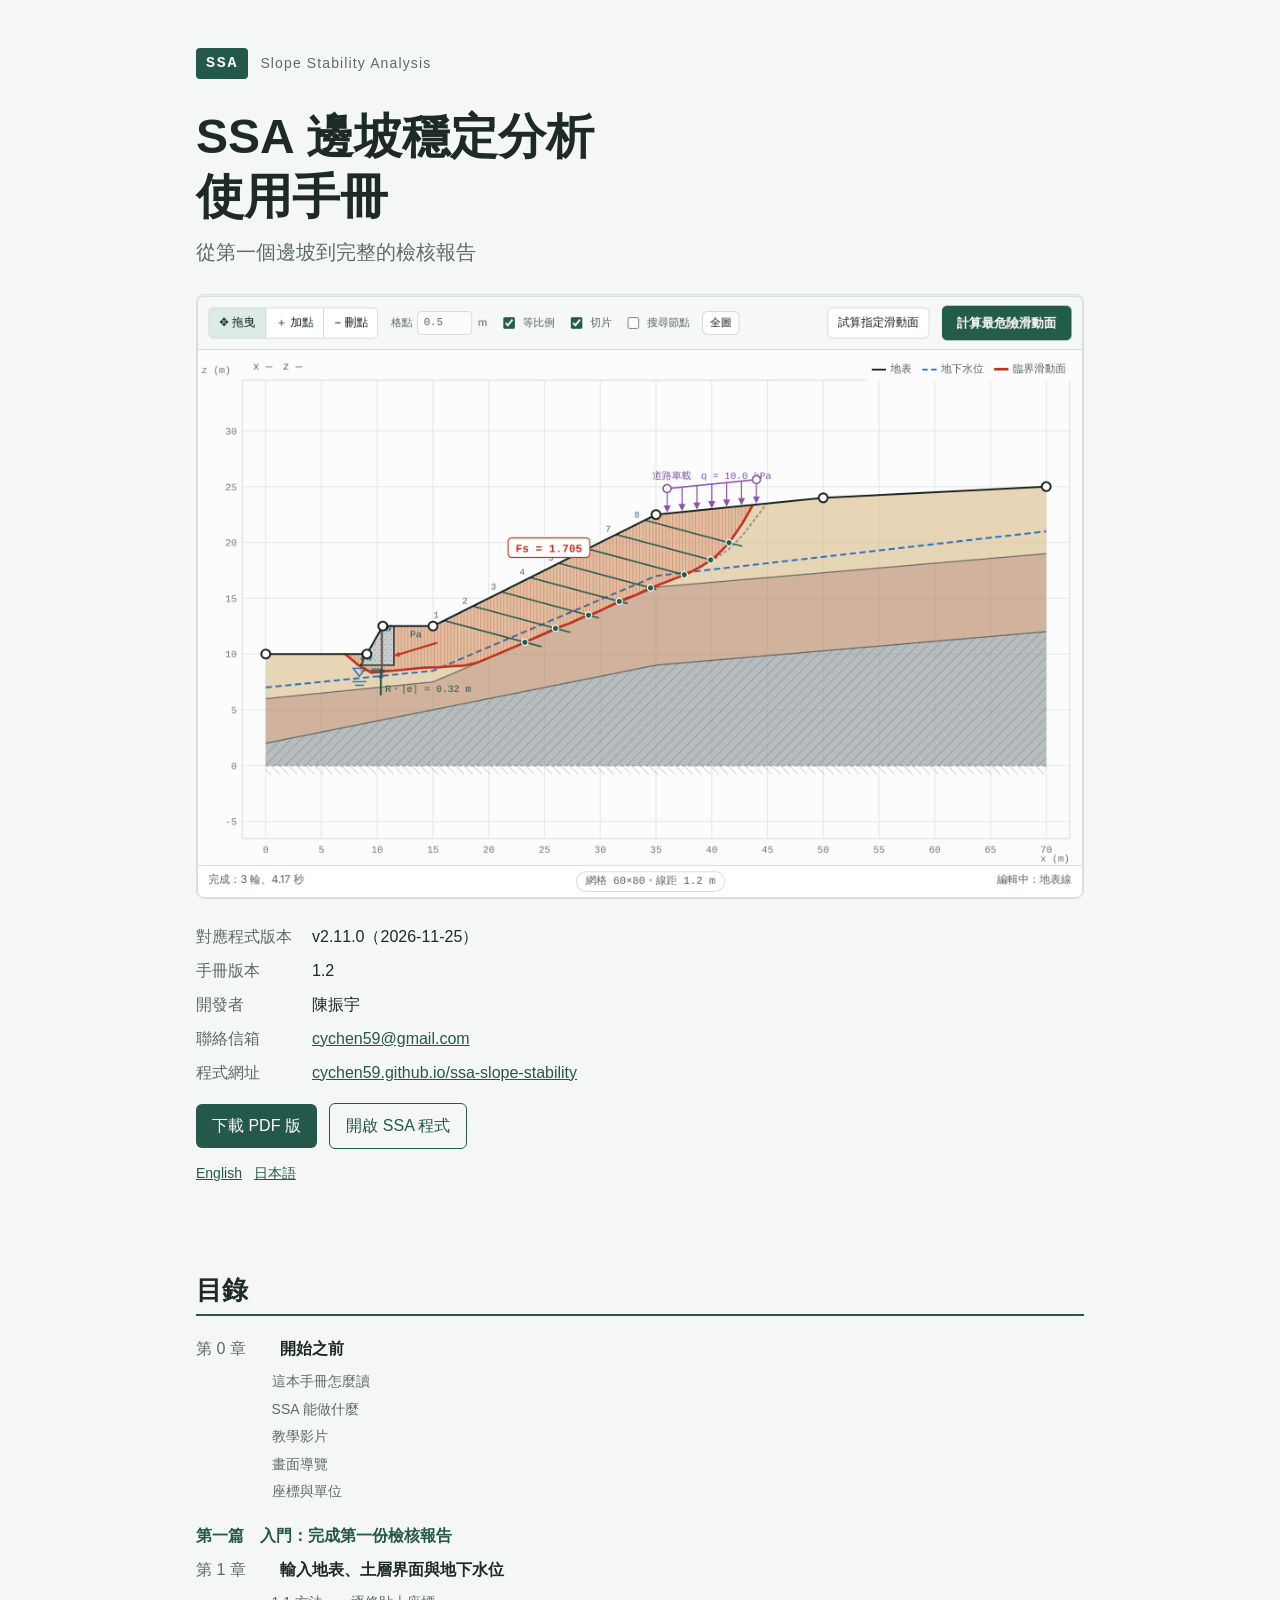
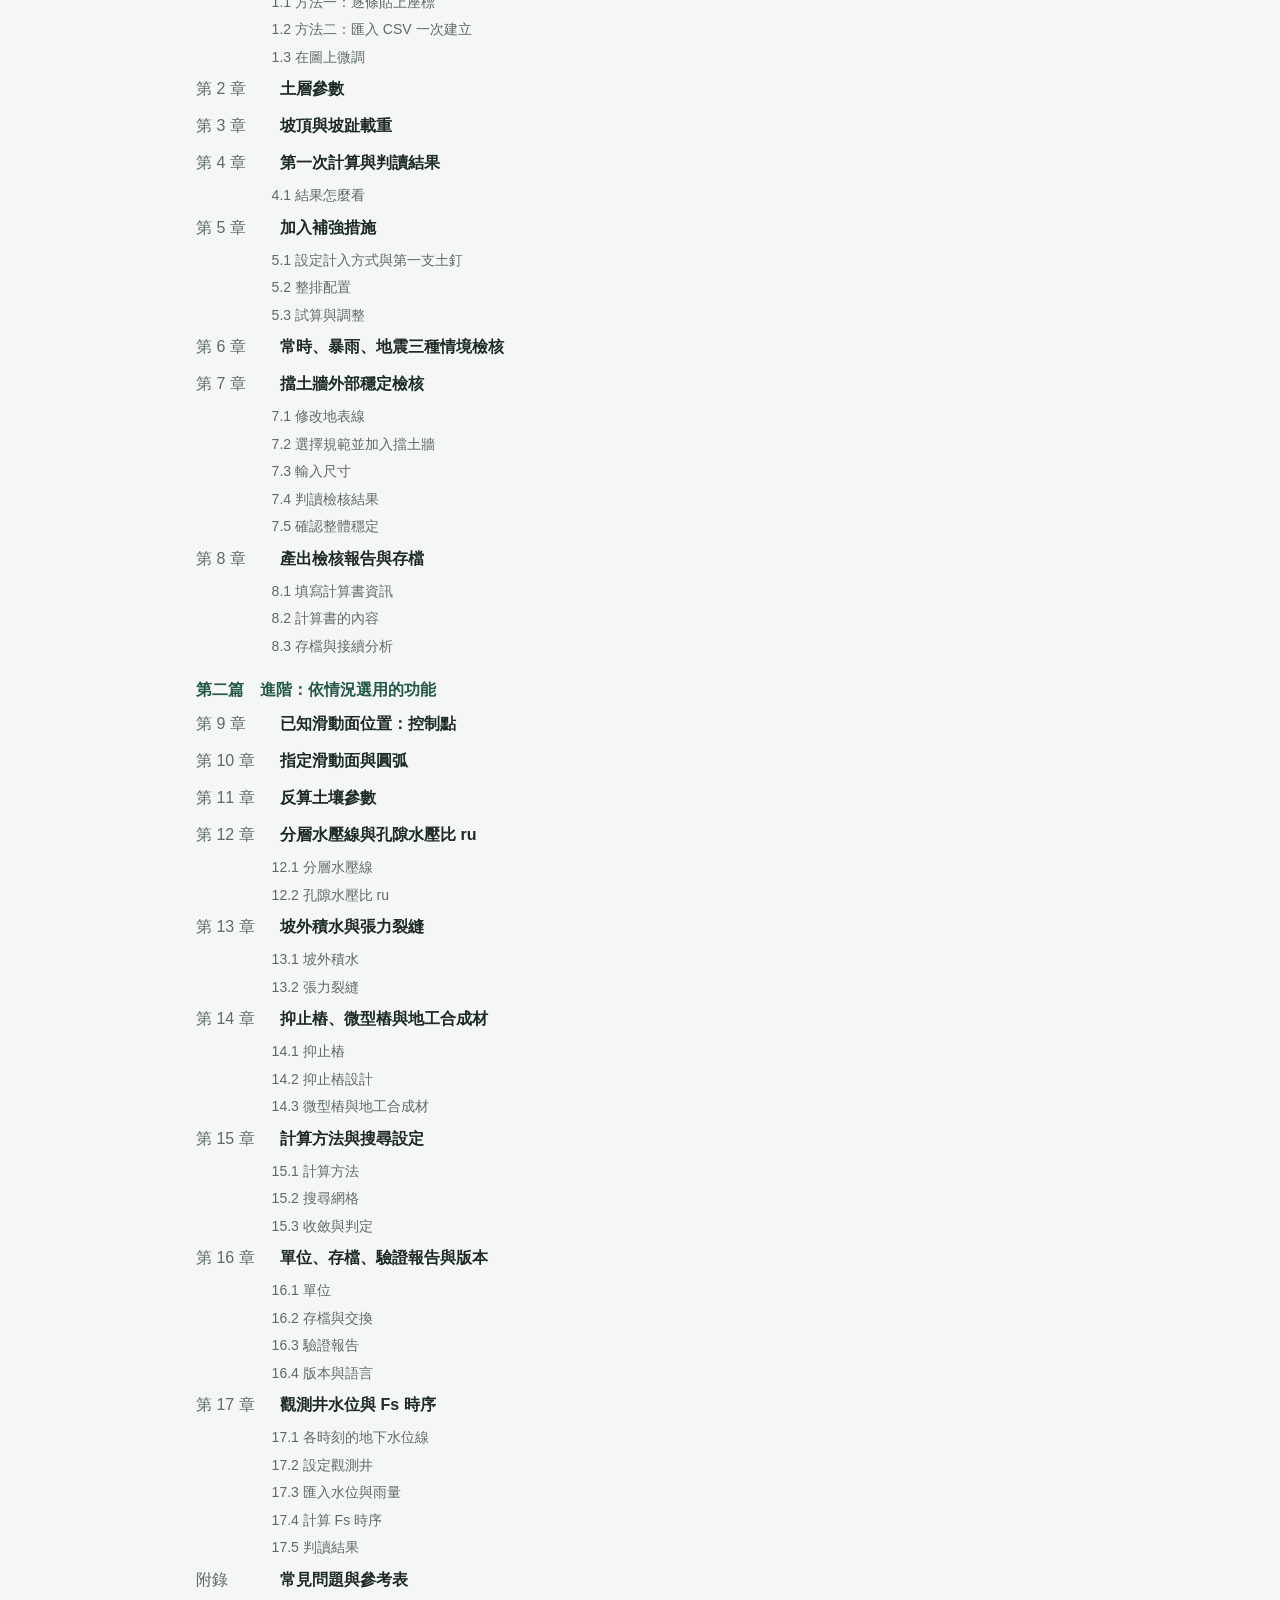
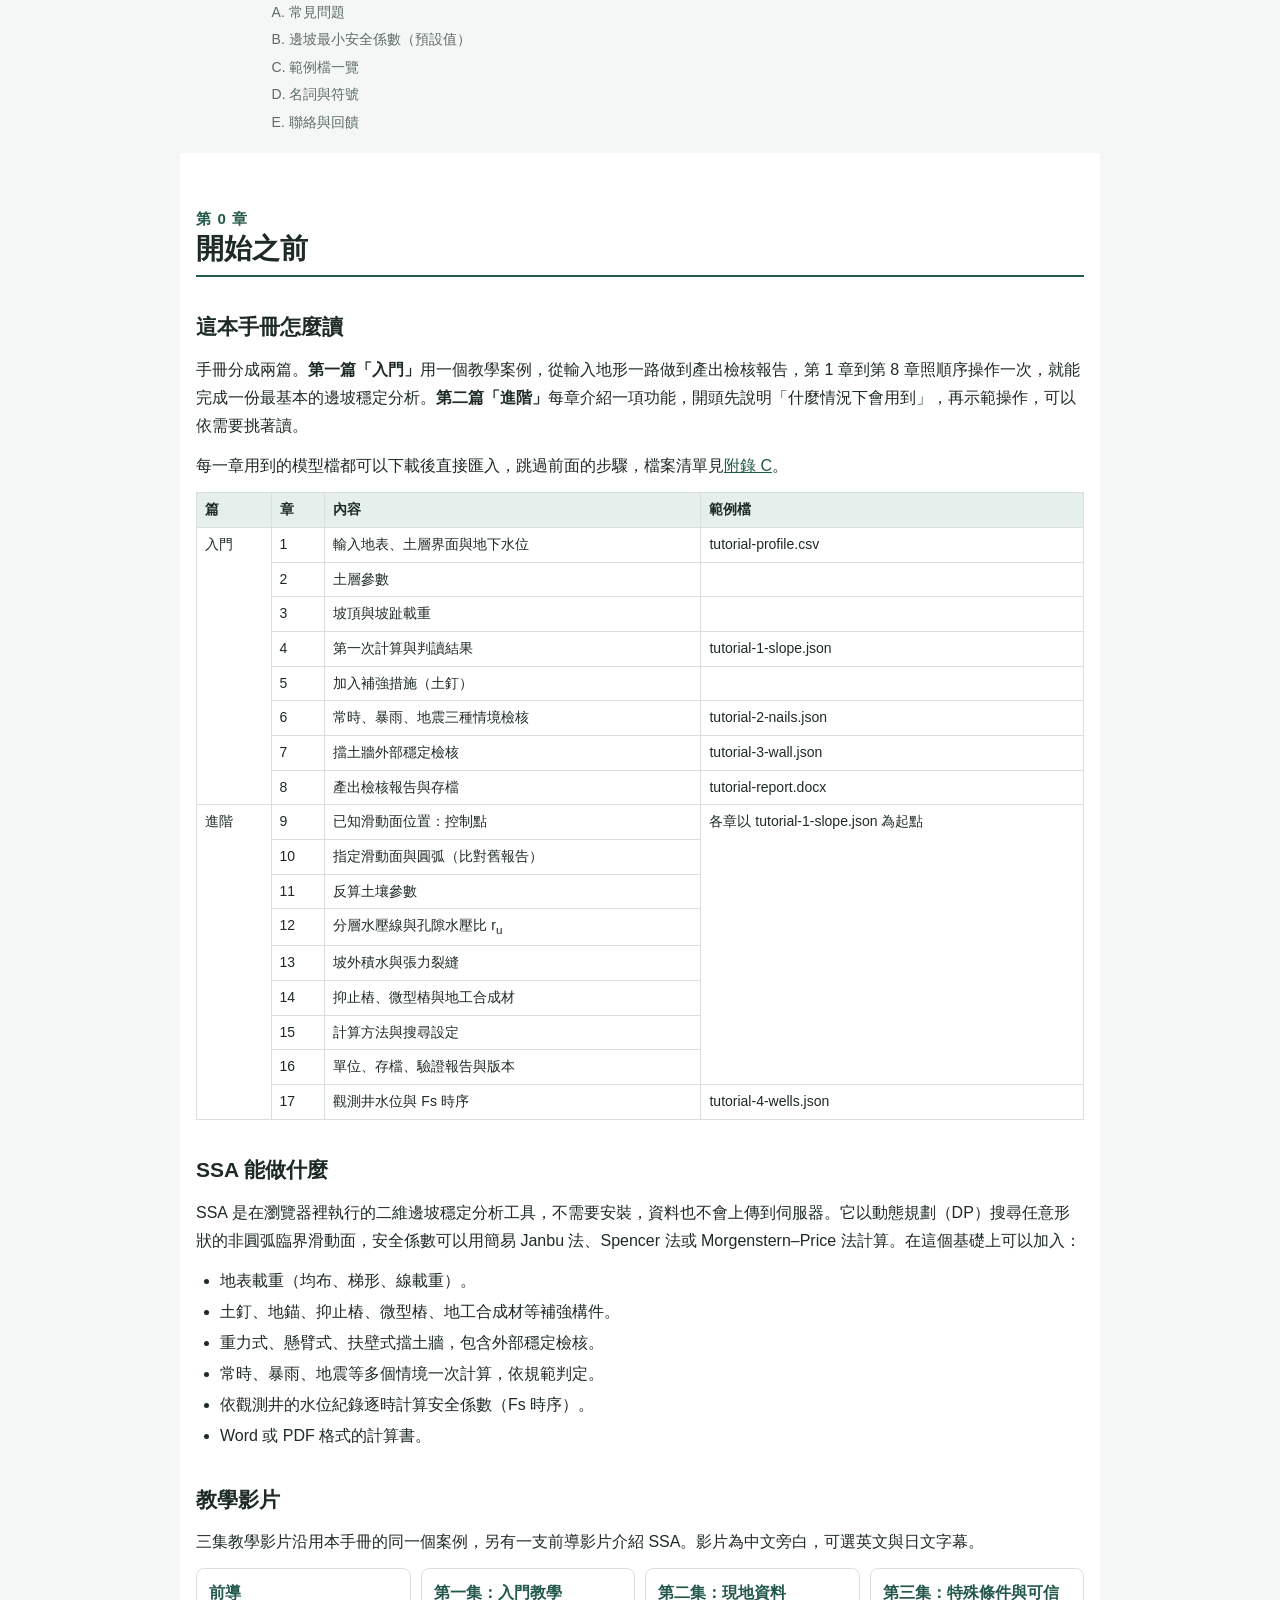
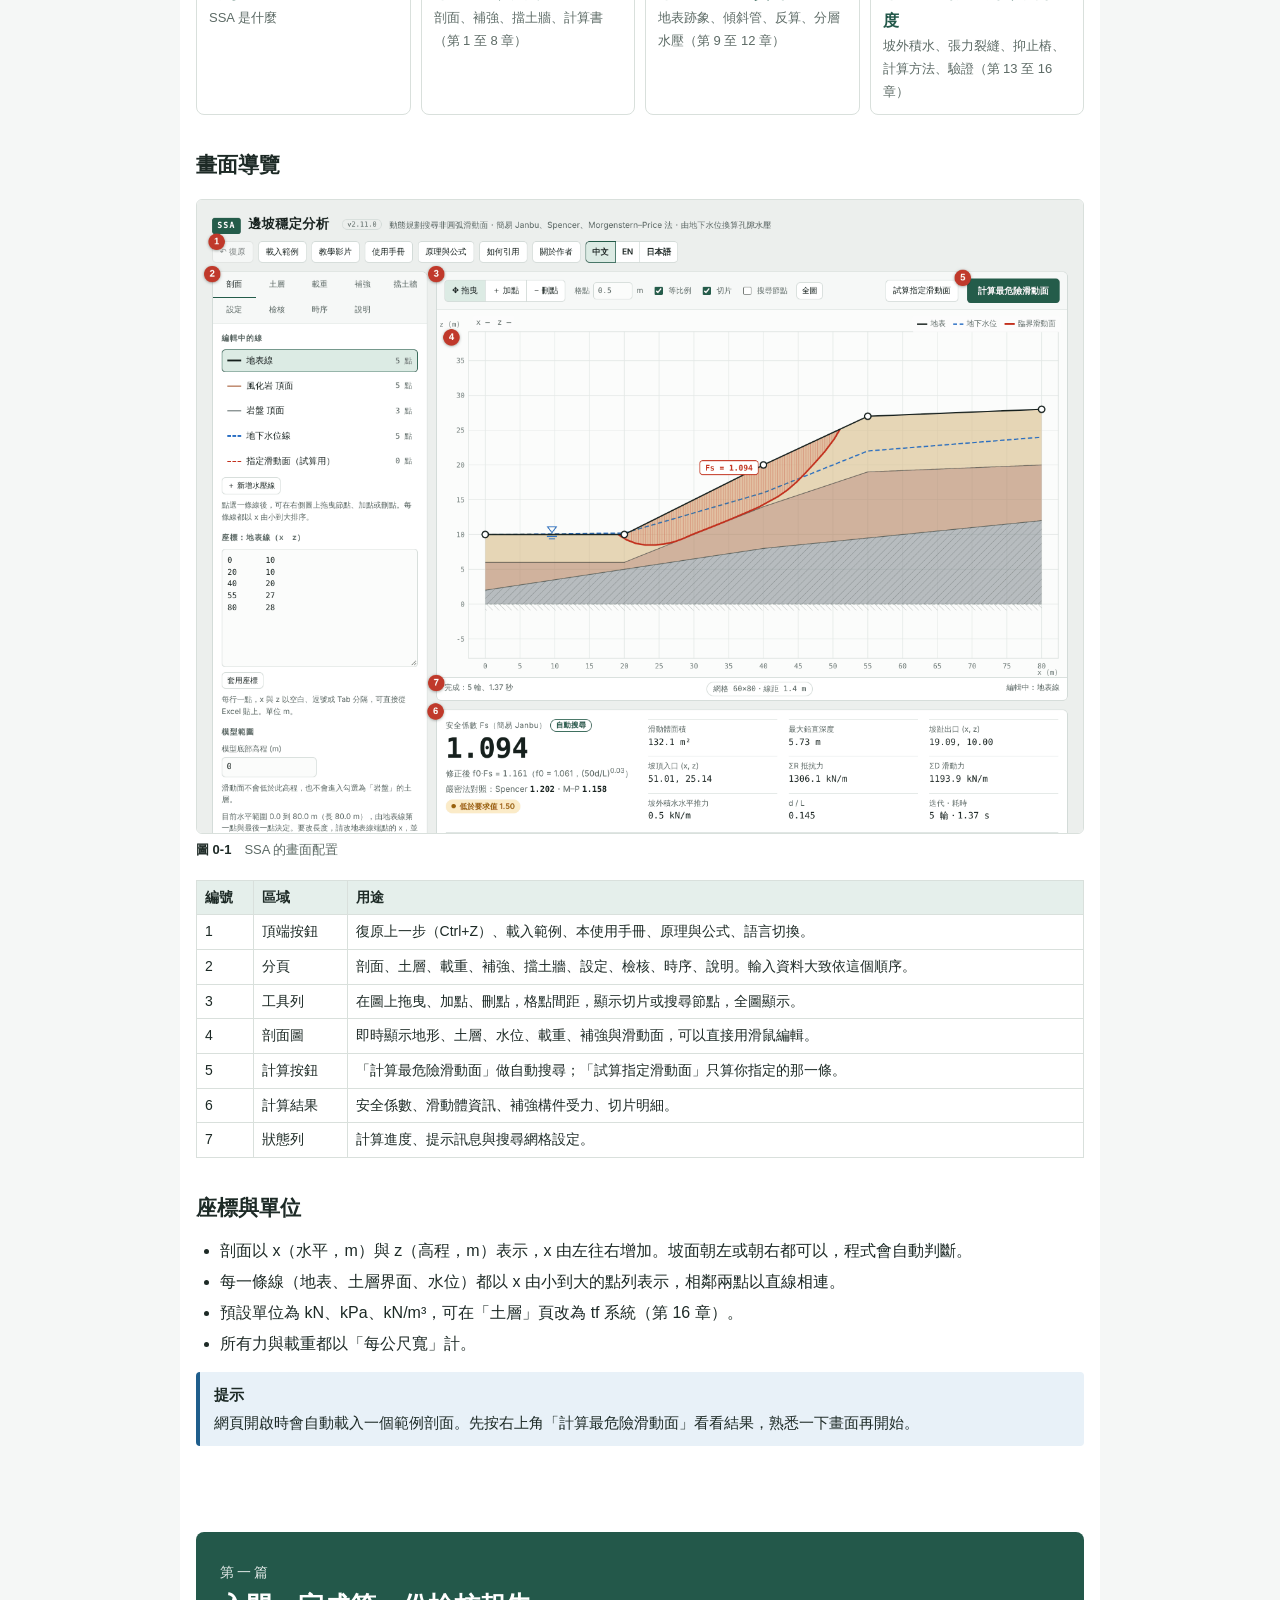
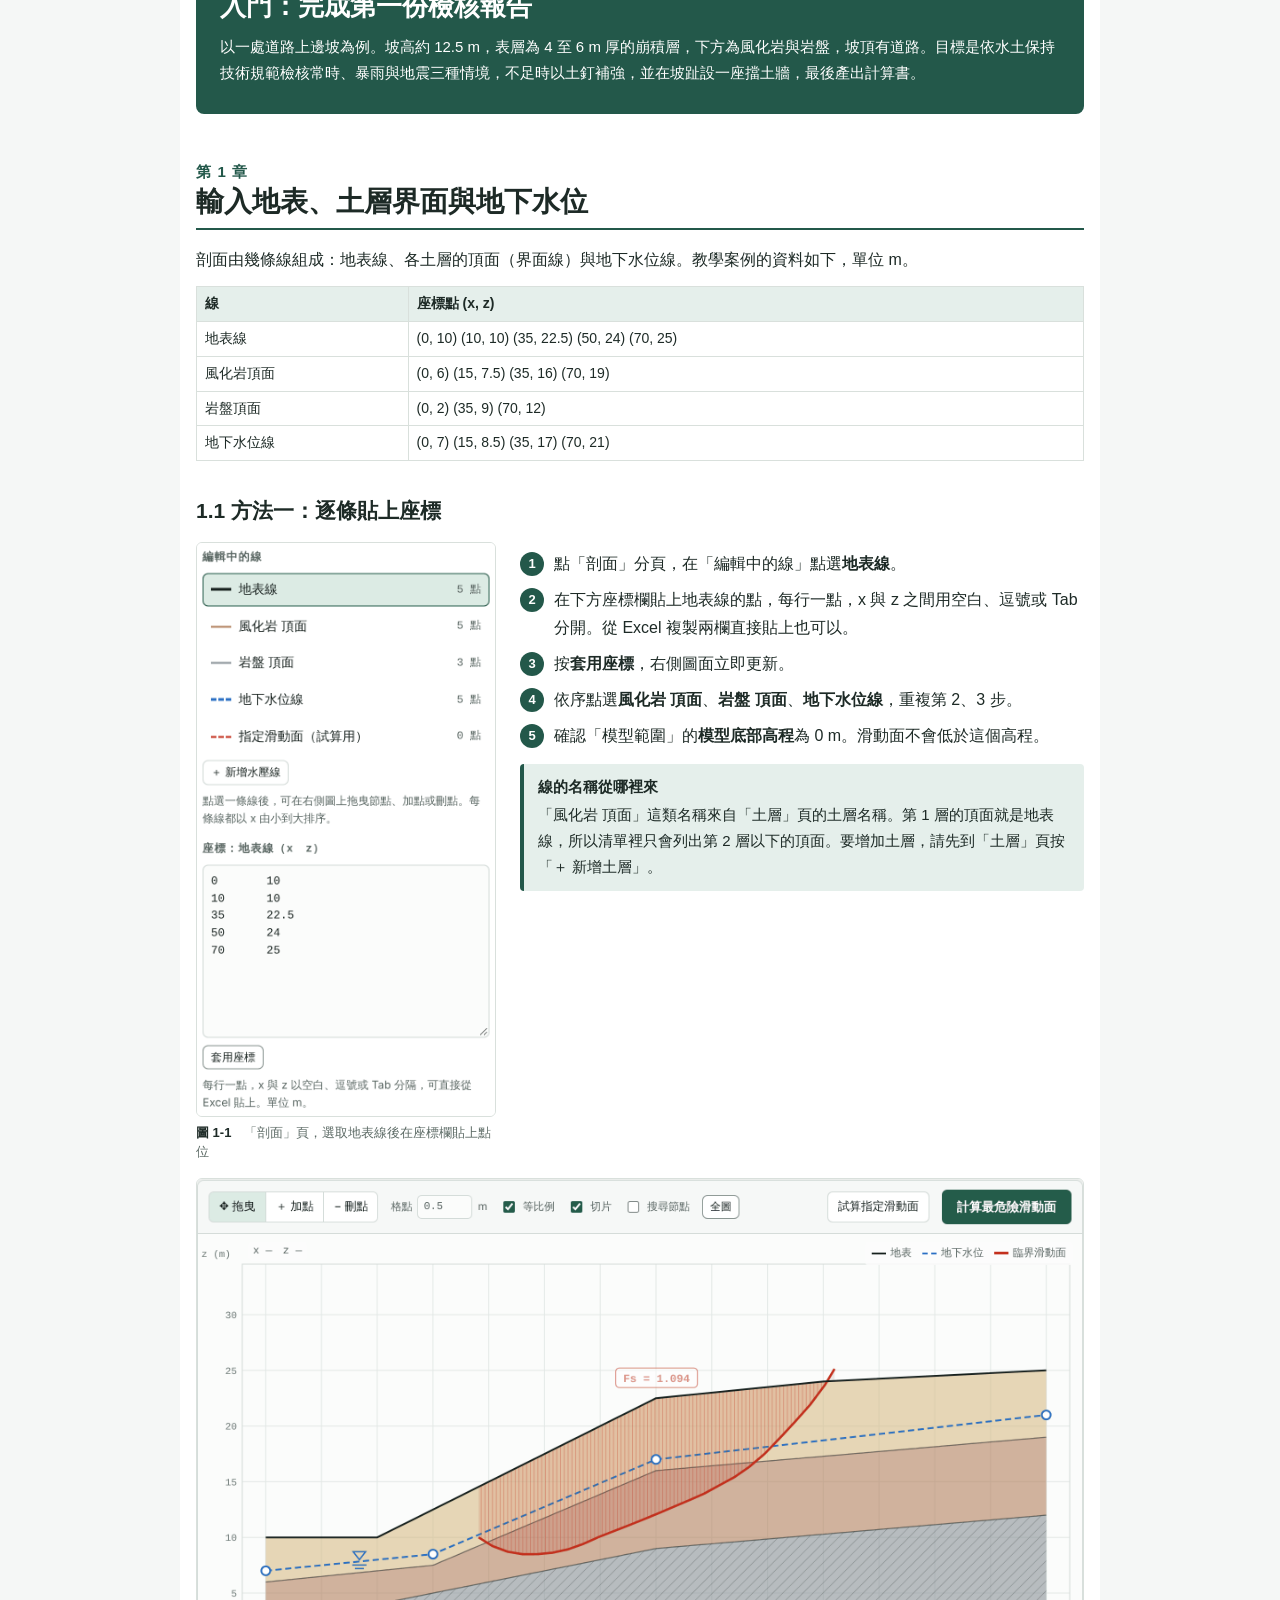
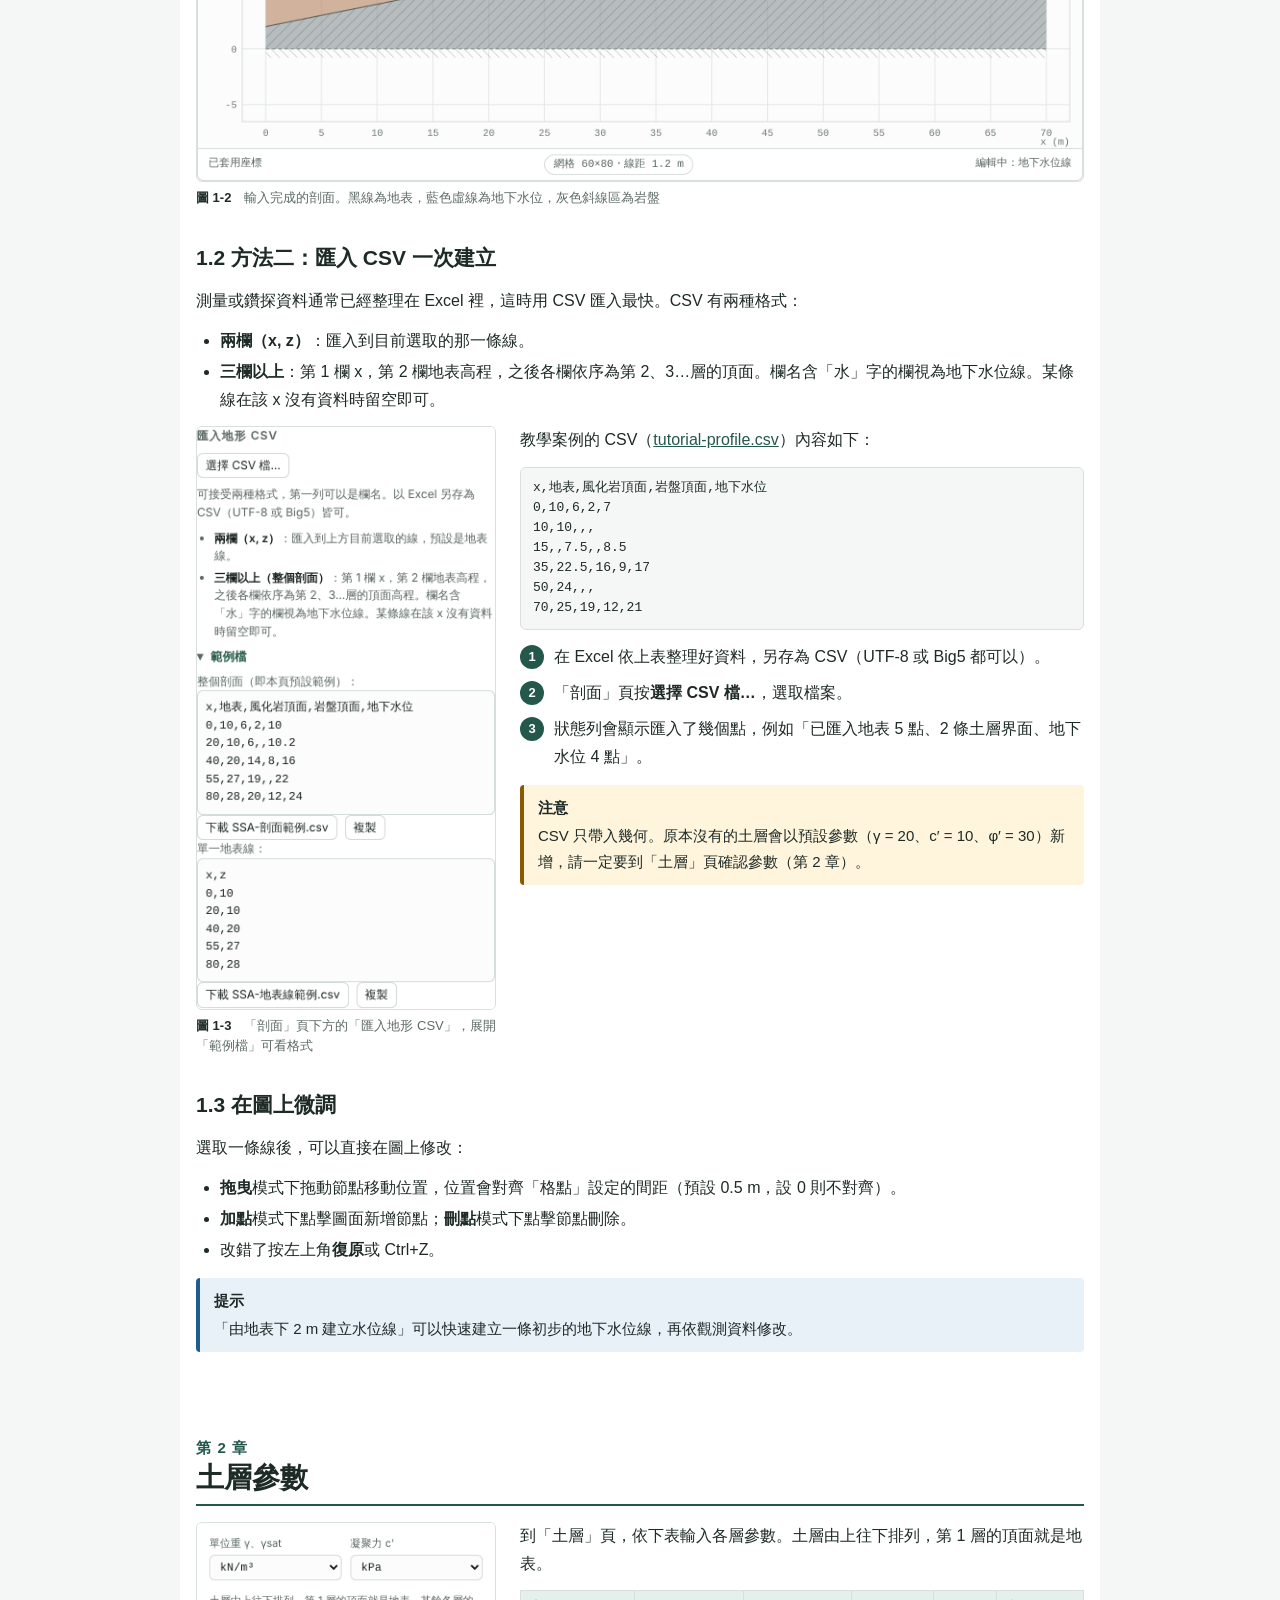
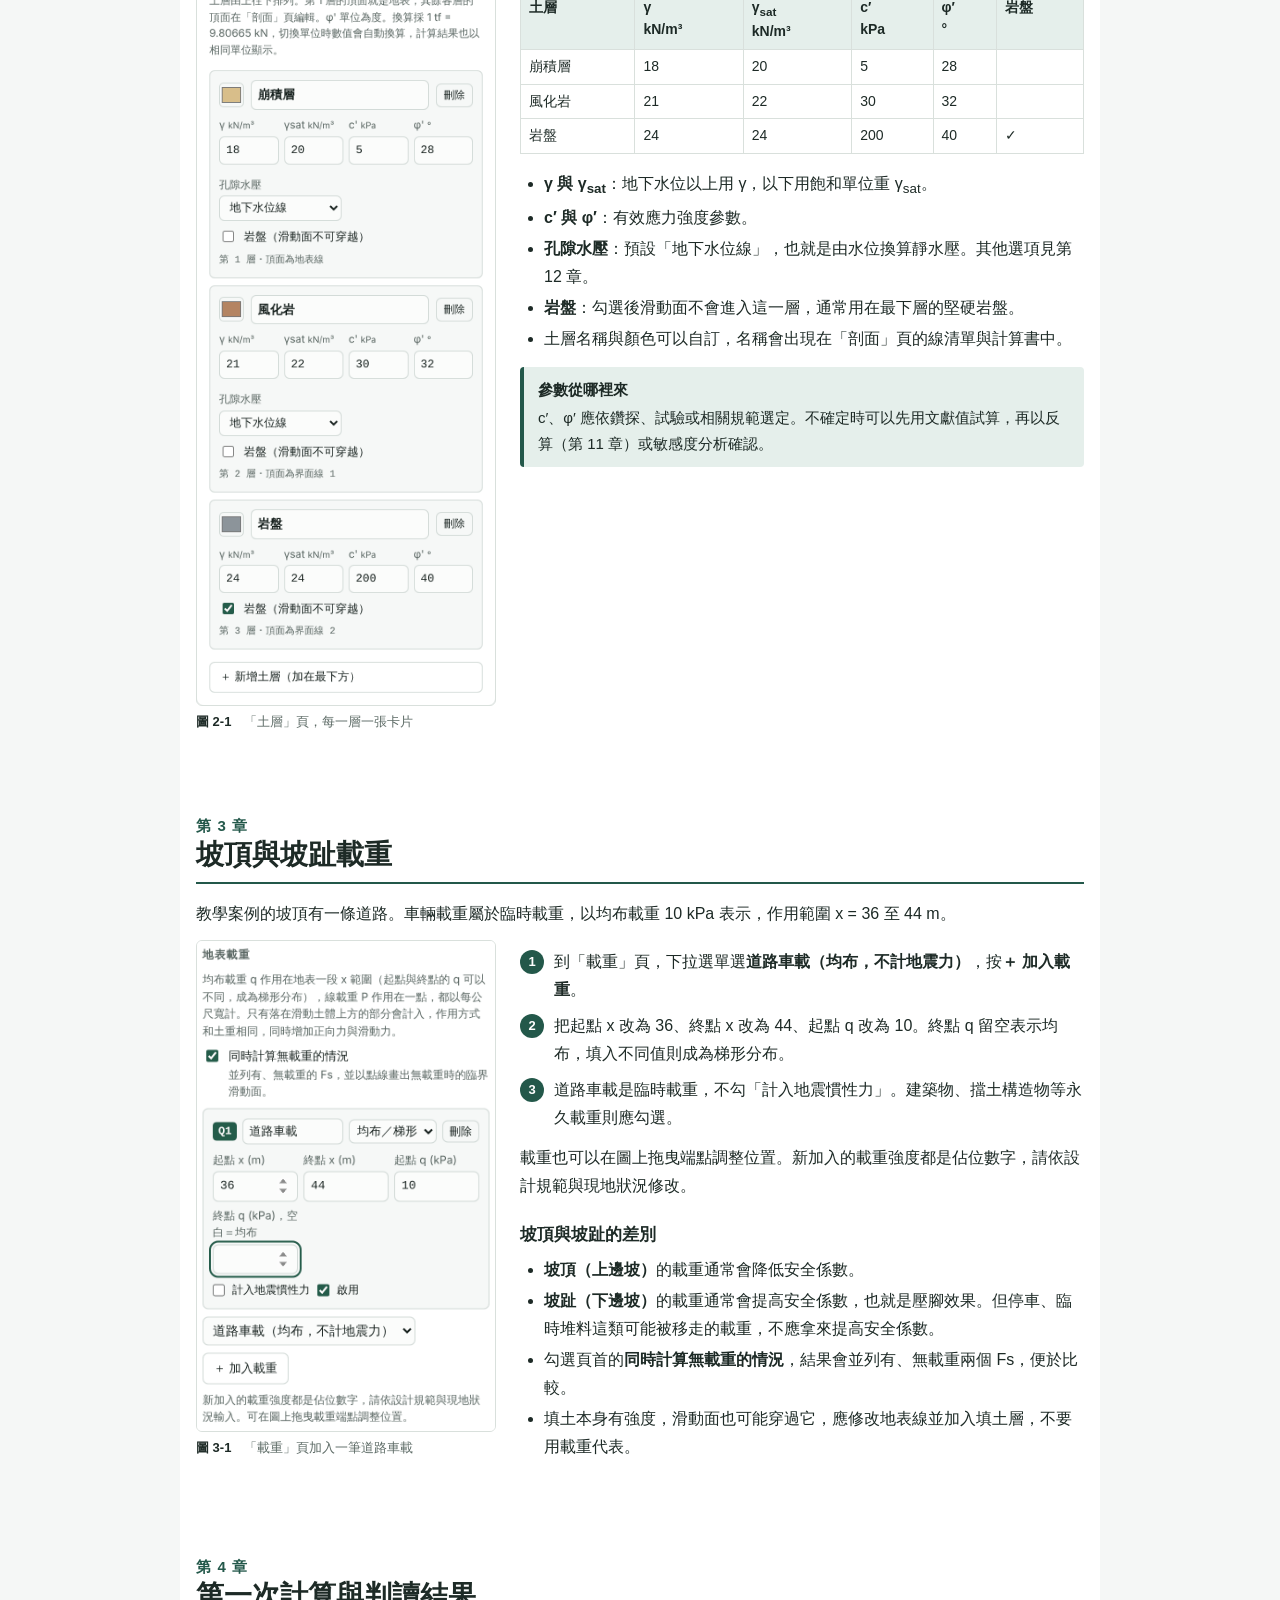
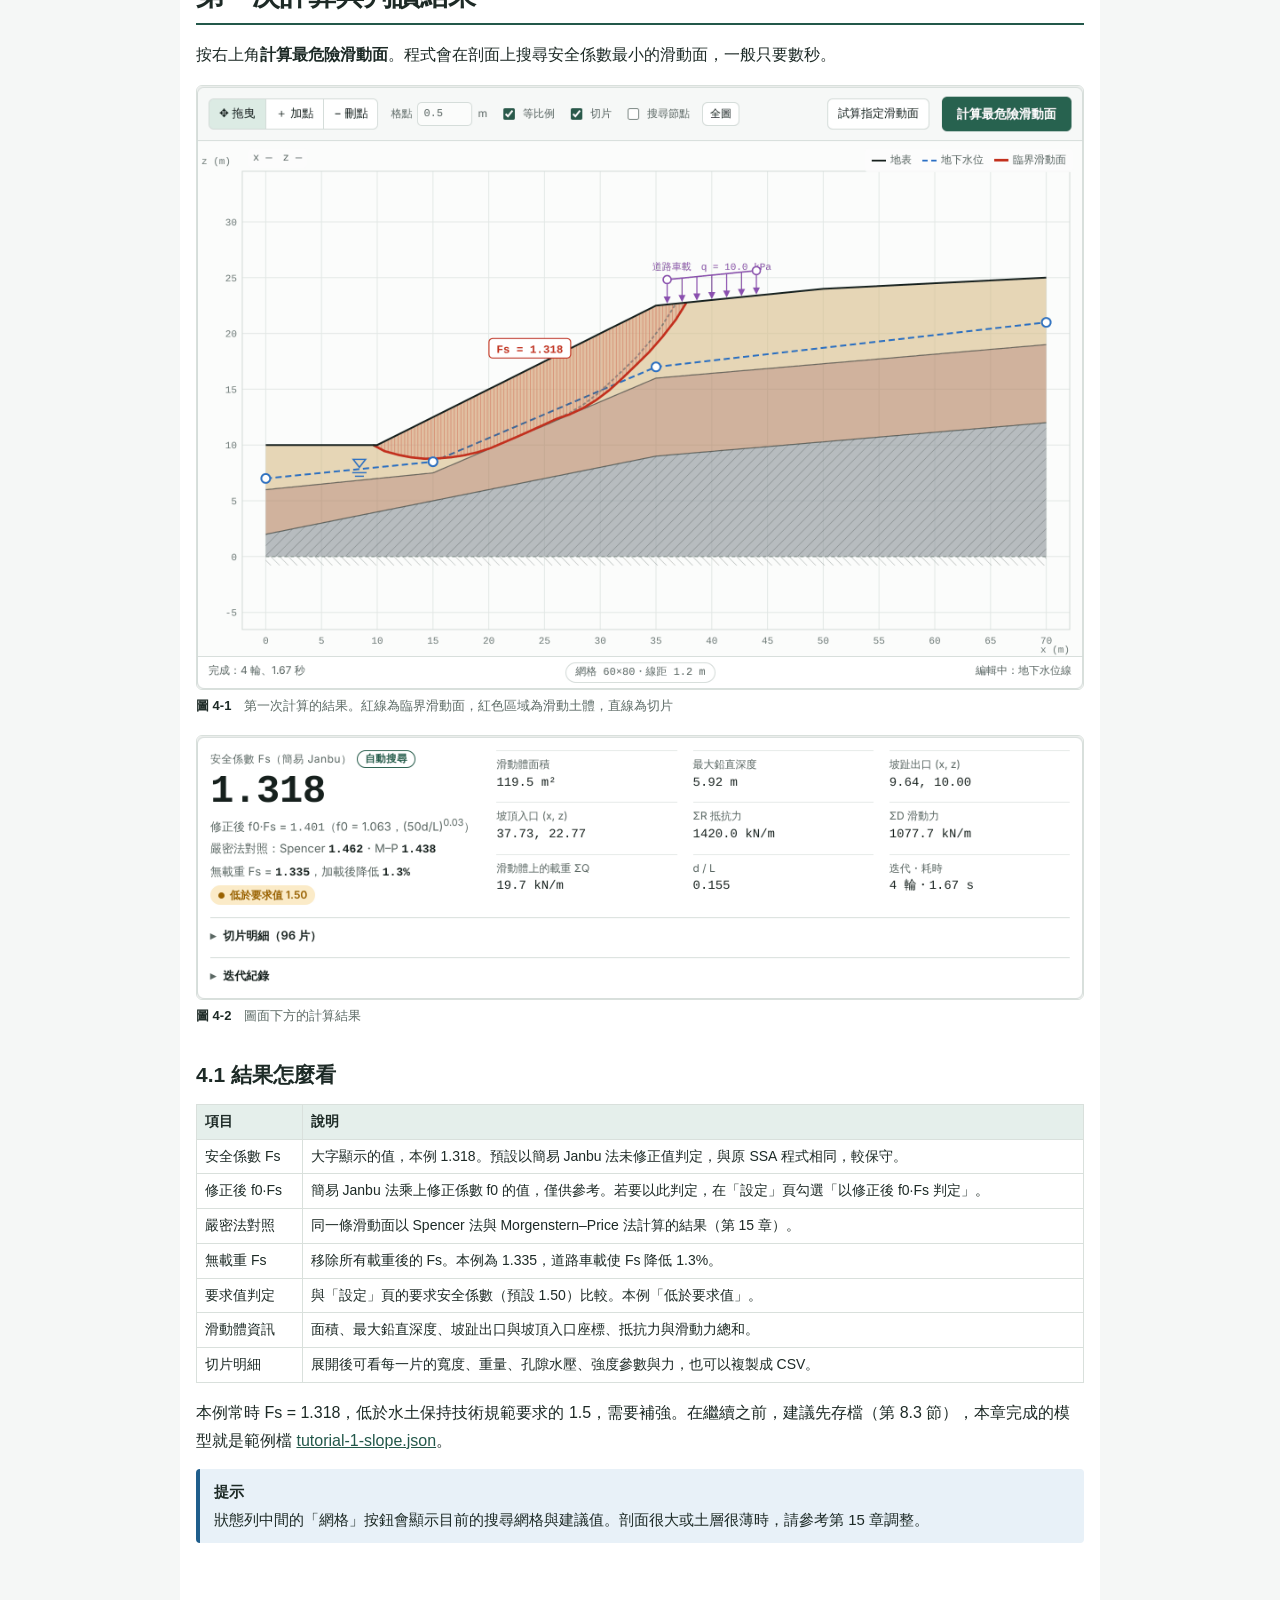
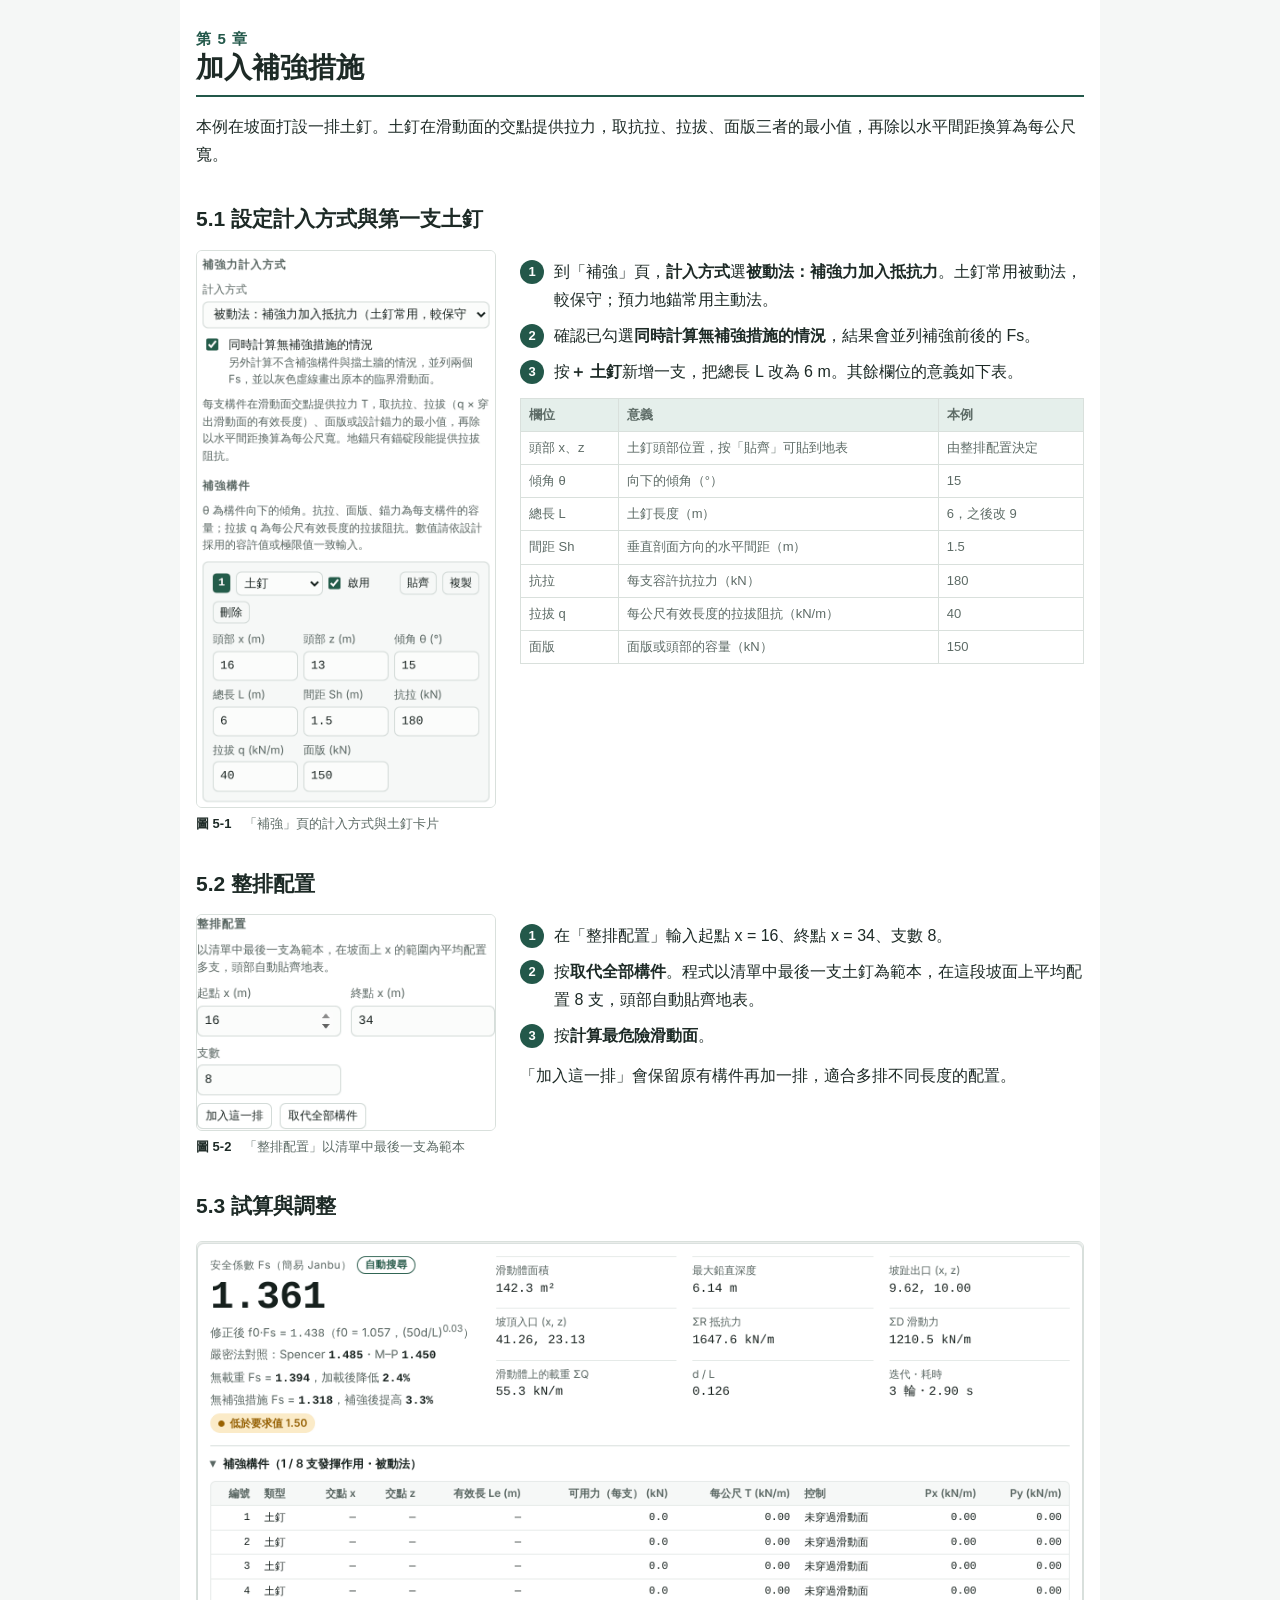
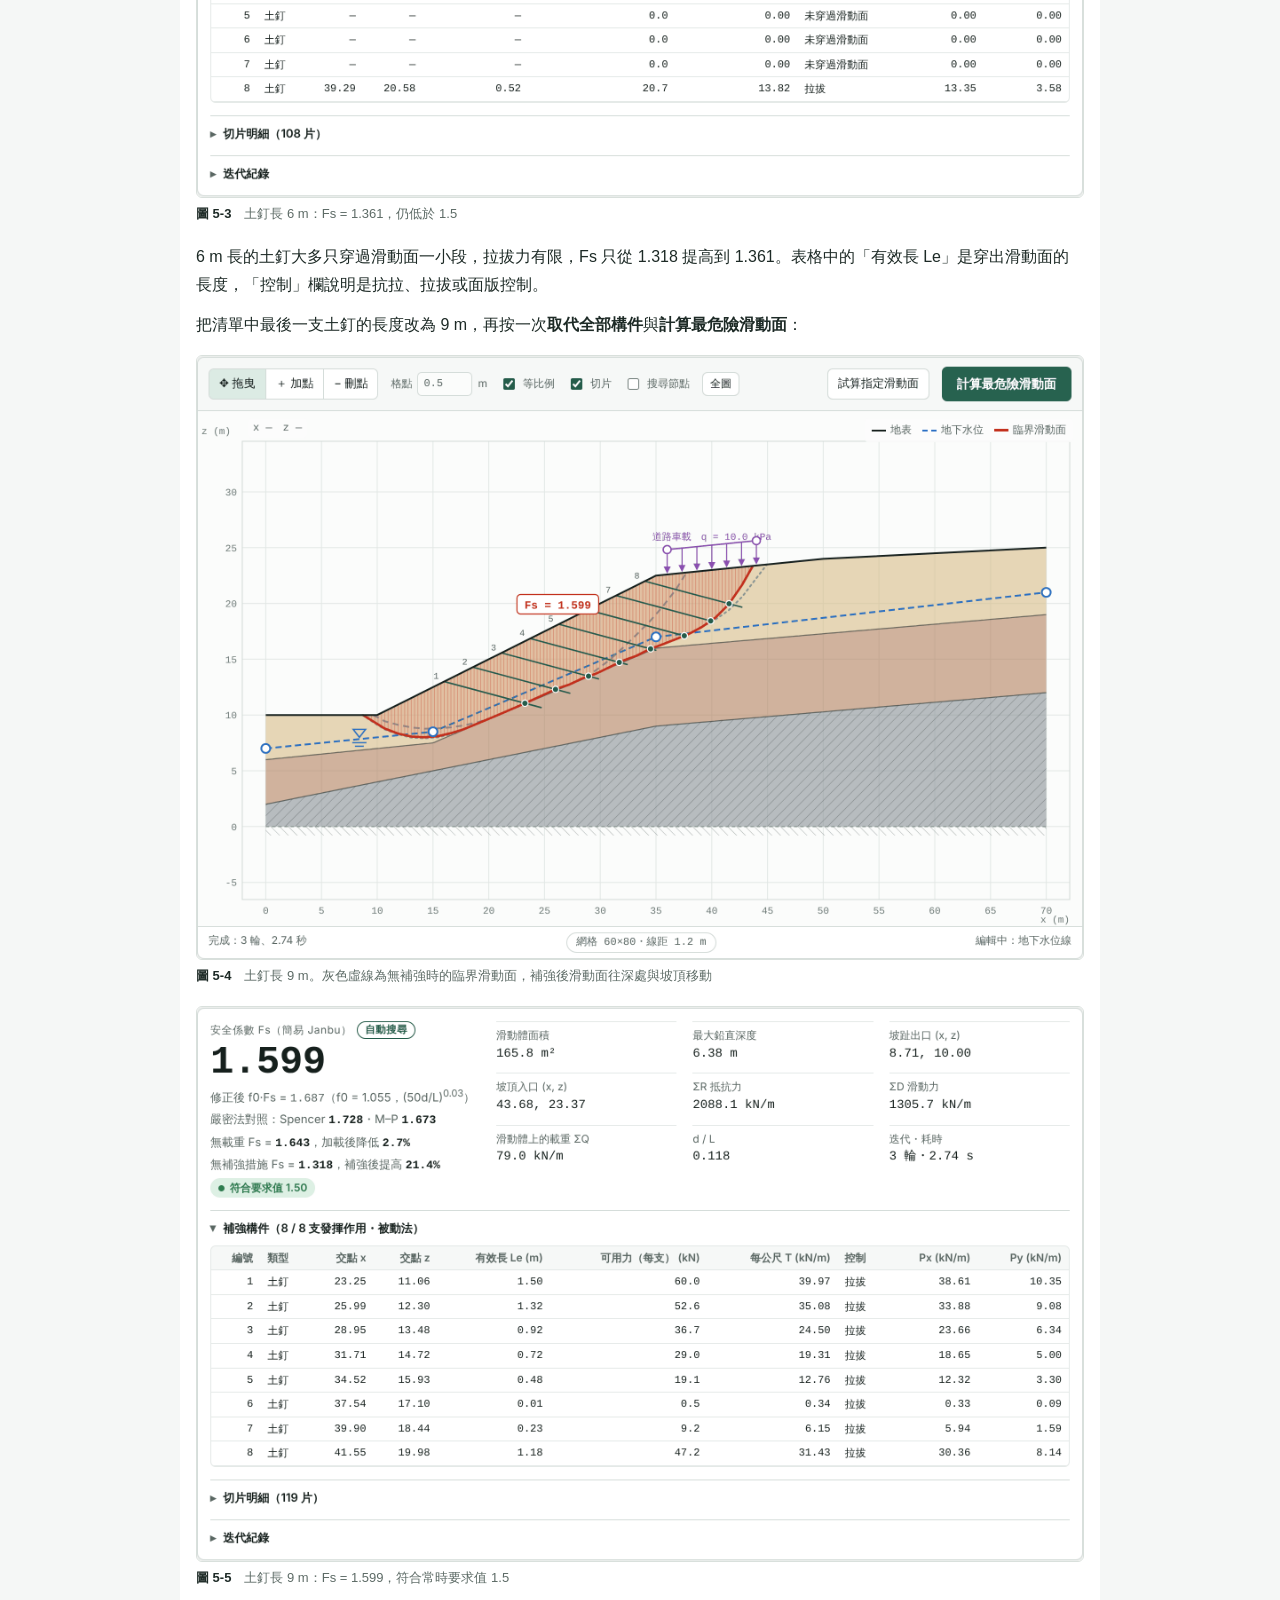
<file: manual/index.html>
<!doctype html>
<html lang="zh-Hant">
<head>
<meta charset="utf-8">
<meta name="viewport" content="width=device-width, initial-scale=1">
<title>SSA 邊坡穩定分析 使用手冊</title>
<meta name="description" content="SSA 邊坡穩定分析網頁工具的使用手冊，從第一個邊坡到完整的檢核報告，再逐步介紹進階功能。">
<link rel="stylesheet" href="manual.css">
</head>
<body>
<!-- 手冊對應的程式版本：建置時會與 ../index.html 的 SSA_VERSION 比對 -->
<div id="meta" data-ssa-version="2.11.0" data-ssa-date="2026-11-25" data-manual-version="1.2" hidden></div>

<header class="cover" id="cover">
  <div class="cover-top"><span class="mark">SSA</span><span class="cover-kicker">Slope Stability Analysis</span></div>
  <h1>SSA 邊坡穩定分析<br>使用手冊</h1>
  <p class="cover-sub">從第一個邊坡到完整的檢核報告</p>
  <img class="cover-img" src="img/07-board-global.png" alt="教學案例：加入土釘與坡趾擋土牆後的臨界滑動面">
  <dl class="cover-meta">
    <dt>對應程式版本</dt><dd><span class="v-ssa">v2.11.0</span>（<span class="v-date">2026-11-25</span>）</dd>
    <dt>手冊版本</dt><dd><span class="v-man">1.2</span></dd>
    <dt>開發者</dt><dd>陳振宇</dd>
    <dt>聯絡信箱</dt><dd><a href="mailto:cychen59@gmail.com">cychen59@gmail.com</a></dd>
    <dt>程式網址</dt><dd><a href="https://cychen59.github.io/ssa-slope-stability/">cychen59.github.io/ssa-slope-stability</a></dd>
  </dl>
  <p class="cover-dl screen-only"><a class="btn" href="SSA-使用手冊.pdf">下載 PDF 版</a> <a class="btn ghost" href="../">開啟 SSA 程式</a></p>
  <p class="langs screen-only"><a href="en/">English</a><a href="ja/">日本語</a></p>
</header>

<nav class="toc" id="toc" aria-label="目錄">
  <h2 class="toc-h">目錄</h2>
  <ol id="tocList"></ol>
</nav>

<main id="doc">

<!-- ================================================================ -->
<section class="chap" id="c0">
<h2><span class="cn">第 0 章</span>開始之前</h2>

<h3>這本手冊怎麼讀</h3>
<p>手冊分成兩篇。<b>第一篇「入門」</b>用一個教學案例，從輸入地形一路做到產出檢核報告，第 1 章到第 8 章照順序操作一次，就能完成一份最基本的邊坡穩定分析。<b>第二篇「進階」</b>每章介紹一項功能，開頭先說明「什麼情況下會用到」，再示範操作，可以依需要挑著讀。</p>
<p>每一章用到的模型檔都可以下載後直接匯入，跳過前面的步驟，檔案清單見<a href="#ax">附錄 C</a>。</p>

<table class="plain">
<thead><tr><th>篇</th><th>章</th><th>內容</th><th>範例檔</th></tr></thead>
<tbody>
<tr><td rowspan="8">入門</td><td>1</td><td>輸入地表、土層界面與地下水位</td><td>tutorial-profile.csv</td></tr>
<tr><td>2</td><td>土層參數</td><td></td></tr>
<tr><td>3</td><td>坡頂與坡趾載重</td><td></td></tr>
<tr><td>4</td><td>第一次計算與判讀結果</td><td>tutorial-1-slope.json</td></tr>
<tr><td>5</td><td>加入補強措施（土釘）</td><td></td></tr>
<tr><td>6</td><td>常時、暴雨、地震三種情境檢核</td><td>tutorial-2-nails.json</td></tr>
<tr><td>7</td><td>擋土牆外部穩定檢核</td><td>tutorial-3-wall.json</td></tr>
<tr><td>8</td><td>產出檢核報告與存檔</td><td>tutorial-report.docx</td></tr>
<tr><td rowspan="9">進階</td><td>9</td><td>已知滑動面位置：控制點</td><td rowspan="8">各章以 tutorial-1-slope.json 為起點</td></tr>
<tr><td>10</td><td>指定滑動面與圓弧（比對舊報告）</td></tr>
<tr><td>11</td><td>反算土壤參數</td></tr>
<tr><td>12</td><td>分層水壓線與孔隙水壓比 r<sub>u</sub></td></tr>
<tr><td>13</td><td>坡外積水與張力裂縫</td></tr>
<tr><td>14</td><td>抑止樁、微型樁與地工合成材</td></tr>
<tr><td>15</td><td>計算方法與搜尋設定</td></tr>
<tr><td>16</td><td>單位、存檔、驗證報告與版本</td></tr>
<tr><td>17</td><td>觀測井水位與 Fs 時序</td><td>tutorial-4-wells.json</td></tr>
</tbody>
</table>

<h3>SSA 能做什麼</h3>
<p>SSA 是在瀏覽器裡執行的二維邊坡穩定分析工具，不需要安裝，資料也不會上傳到伺服器。它以動態規劃（DP）搜尋任意形狀的非圓弧臨界滑動面，安全係數可以用簡易 Janbu 法、Spencer 法或 Morgenstern–Price 法計算。在這個基礎上可以加入：</p>
<ul>
<li>地表載重（均布、梯形、線載重）。</li>
<li>土釘、地錨、抑止樁、微型樁、地工合成材等補強構件。</li>
<li>重力式、懸臂式、扶壁式擋土牆，包含外部穩定檢核。</li>
<li>常時、暴雨、地震等多個情境一次計算，依規範判定。</li>
<li>依觀測井的水位紀錄逐時計算安全係數（Fs 時序）。</li>
<li>Word 或 PDF 格式的計算書。</li>
</ul>

<h3>教學影片</h3>
<p>三集教學影片沿用本手冊的同一個案例，另有一支前導影片介紹 SSA。影片為中文旁白，可選英文與日文字幕。</p>
<ul class="videos">
<li><a href="https://youtu.be/WJplLLHTVXU">前導</a><span>SSA 是什麼</span></li>
<li><a href="https://youtu.be/RL-3NAe49ZM">第一集：入門教學</a><span>剖面、補強、擋土牆、計算書（第 1 至 8 章）</span></li>
<li><a href="https://youtu.be/QsGGpsN5J_8">第二集：現地資料</a><span>地表跡象、傾斜管、反算、分層水壓（第 9 至 12 章）</span></li>
<li><a href="https://youtu.be/LjtjP_0jO74">第三集：特殊條件與可信度</a><span>坡外積水、張力裂縫、抑止樁、計算方法、驗證（第 13 至 16 章）</span></li>
</ul>

<h3>畫面導覽</h3>
<figure class="wide"><img src="img/00-overview.png" alt="SSA 畫面導覽"><figcaption>SSA 的畫面配置</figcaption></figure>
<table class="plain">
<thead><tr><th>編號</th><th>區域</th><th>用途</th></tr></thead>
<tbody>
<tr><td>1</td><td>頂端按鈕</td><td>復原上一步（Ctrl+Z）、載入範例、本使用手冊、原理與公式、語言切換。</td></tr>
<tr><td>2</td><td>分頁</td><td>剖面、土層、載重、補強、擋土牆、設定、檢核、時序、說明。輸入資料大致依這個順序。</td></tr>
<tr><td>3</td><td>工具列</td><td>在圖上拖曳、加點、刪點，格點間距，顯示切片或搜尋節點，全圖顯示。</td></tr>
<tr><td>4</td><td>剖面圖</td><td>即時顯示地形、土層、水位、載重、補強與滑動面，可以直接用滑鼠編輯。</td></tr>
<tr><td>5</td><td>計算按鈕</td><td>「計算最危險滑動面」做自動搜尋；「試算指定滑動面」只算你指定的那一條。</td></tr>
<tr><td>6</td><td>計算結果</td><td>安全係數、滑動體資訊、補強構件受力、切片明細。</td></tr>
<tr><td>7</td><td>狀態列</td><td>計算進度、提示訊息與搜尋網格設定。</td></tr>
</tbody>
</table>

<h3>座標與單位</h3>
<ul>
<li>剖面以 x（水平，m）與 z（高程，m）表示，x 由左往右增加。坡面朝左或朝右都可以，程式會自動判斷。</li>
<li>每一條線（地表、土層界面、水位）都以 x 由小到大的點列表示，相鄰兩點以直線相連。</li>
<li>預設單位為 kN、kPa、kN/m³，可在「土層」頁改為 tf 系統（第 16 章）。</li>
<li>所有力與載重都以「每公尺寬」計。</li>
</ul>
<div class="note tip"><b>提示</b>網頁開啟時會自動載入一個範例剖面。先按右上角「計算最危險滑動面」看看結果，熟悉一下畫面再開始。</div>
</section>

<!-- ================================================================ -->
<div class="part" id="part1"><p class="part-no">第一篇</p><p class="part-title">入門：完成第一份檢核報告</p>
<p class="part-desc">以一處道路上邊坡為例。坡高約 12.5 m，表層為 4 至 6 m 厚的崩積層，下方為風化岩與岩盤，坡頂有道路。目標是依水土保持技術規範檢核常時、暴雨與地震三種情境，不足時以土釘補強，並在坡趾設一座擋土牆，最後產出計算書。</p></div>

<section class="chap" id="c1">
<h2><span class="cn">第 1 章</span>輸入地表、土層界面與地下水位</h2>
<p>剖面由幾條線組成：地表線、各土層的頂面（界面線）與地下水位線。教學案例的資料如下，單位 m。</p>
<table class="data">
<thead><tr><th>線</th><th>座標點 (x, z)</th></tr></thead>
<tbody>
<tr><td>地表線</td><td>(0, 10) (10, 10) (35, 22.5) (50, 24) (70, 25)</td></tr>
<tr><td>風化岩頂面</td><td>(0, 6) (15, 7.5) (35, 16) (70, 19)</td></tr>
<tr><td>岩盤頂面</td><td>(0, 2) (35, 9) (70, 12)</td></tr>
<tr><td>地下水位線</td><td>(0, 7) (15, 8.5) (35, 17) (70, 21)</td></tr>
</tbody>
</table>

<h3>1.1 方法一：逐條貼上座標</h3>
<div class="fig-row">
<figure class="side"><img src="img/01-ground.png" alt="剖面頁的線清單與座標欄"><figcaption>「剖面」頁，選取地表線後在座標欄貼上點位</figcaption></figure>
<div>
<ol class="steps">
<li>點「剖面」分頁，在「編輯中的線」點選<b>地表線</b>。</li>
<li>在下方座標欄貼上地表線的點，每行一點，x 與 z 之間用空白、逗號或 Tab 分開。從 Excel 複製兩欄直接貼上也可以。</li>
<li>按<b>套用座標</b>，右側圖面立即更新。</li>
<li>依序點選<b>風化岩 頂面</b>、<b>岩盤 頂面</b>、<b>地下水位線</b>，重複第 2、3 步。</li>
<li>確認「模型範圍」的<b>模型底部高程</b>為 0 m。滑動面不會低於這個高程。</li>
</ol>
<div class="note"><b>線的名稱從哪裡來</b>「風化岩 頂面」這類名稱來自「土層」頁的土層名稱。第 1 層的頂面就是地表線，所以清單裡只會列出第 2 層以下的頂面。要增加土層，請先到「土層」頁按「＋ 新增土層」。</div>
</div>
</div>
<figure class="wide"><img src="img/01-profile.png" alt="輸入完成的剖面"><figcaption>輸入完成的剖面。黑線為地表，藍色虛線為地下水位，灰色斜線區為岩盤</figcaption></figure>

<h3>1.2 方法二：匯入 CSV 一次建立</h3>
<p>測量或鑽探資料通常已經整理在 Excel 裡，這時用 CSV 匯入最快。CSV 有兩種格式：</p>
<ul>
<li><b>兩欄（x, z）</b>：匯入到目前選取的那一條線。</li>
<li><b>三欄以上</b>：第 1 欄 x，第 2 欄地表高程，之後各欄依序為第 2、3…層的頂面。欄名含「水」字的欄視為地下水位線。某條線在該 x 沒有資料時留空即可。</li>
</ul>
<div class="fig-row">
<figure class="side"><img src="img/01-csv.png" alt="匯入地形 CSV 區塊"><figcaption>「剖面」頁下方的「匯入地形 CSV」，展開「範例檔」可看格式</figcaption></figure>
<div>
<p>教學案例的 CSV（<a href="examples/tutorial-profile.csv">tutorial-profile.csv</a>）內容如下：</p>
<pre class="code">x,地表,風化岩頂面,岩盤頂面,地下水位
0,10,6,2,7
10,10,,,
15,,7.5,,8.5
35,22.5,16,9,17
50,24,,,
70,25,19,12,21</pre>
<ol class="steps">
<li>在 Excel 依上表整理好資料，另存為 CSV（UTF-8 或 Big5 都可以）。</li>
<li>「剖面」頁按<b>選擇 CSV 檔…</b>，選取檔案。</li>
<li>狀態列會顯示匯入了幾個點，例如「已匯入地表 5 點、2 條土層界面、地下水位 4 點」。</li>
</ol>
<div class="note warn"><b>注意</b>CSV 只帶入幾何。原本沒有的土層會以預設參數（γ = 20、c′ = 10、φ′ = 30）新增，請一定要到「土層」頁確認參數（第 2 章）。</div>
</div>
</div>

<h3>1.3 在圖上微調</h3>
<p>選取一條線後，可以直接在圖上修改：</p>
<ul>
<li><b>拖曳</b>模式下拖動節點移動位置，位置會對齊「格點」設定的間距（預設 0.5 m，設 0 則不對齊）。</li>
<li><b>加點</b>模式下點擊圖面新增節點；<b>刪點</b>模式下點擊節點刪除。</li>
<li>改錯了按左上角<b>復原</b>或 Ctrl+Z。</li>
</ul>
<div class="note tip"><b>提示</b>「由地表下 2 m 建立水位線」可以快速建立一條初步的地下水位線，再依觀測資料修改。</div>
</section>

<section class="chap" id="c2">
<h2><span class="cn">第 2 章</span>土層參數</h2>
<div class="fig-row">
<figure class="side"><img src="img/02-soils.png" alt="土層頁"><figcaption>「土層」頁，每一層一張卡片</figcaption></figure>
<div>
<p>到「土層」頁，依下表輸入各層參數。土層由上往下排列，第 1 層的頂面就是地表。</p>
<table class="data">
<thead><tr><th>土層</th><th>γ<br>kN/m³</th><th>γ<sub>sat</sub><br>kN/m³</th><th>c′<br>kPa</th><th>φ′<br>°</th><th>岩盤</th></tr></thead>
<tbody>
<tr><td>崩積層</td><td>18</td><td>20</td><td>5</td><td>28</td><td></td></tr>
<tr><td>風化岩</td><td>21</td><td>22</td><td>30</td><td>32</td><td></td></tr>
<tr><td>岩盤</td><td>24</td><td>24</td><td>200</td><td>40</td><td>✓</td></tr>
</tbody>
</table>
<ul>
<li><b>γ 與 γ<sub>sat</sub></b>：地下水位以上用 γ，以下用飽和單位重 γ<sub>sat</sub>。</li>
<li><b>c′ 與 φ′</b>：有效應力強度參數。</li>
<li><b>孔隙水壓</b>：預設「地下水位線」，也就是由水位換算靜水壓。其他選項見第 12 章。</li>
<li><b>岩盤</b>：勾選後滑動面不會進入這一層，通常用在最下層的堅硬岩盤。</li>
<li>土層名稱與顏色可以自訂，名稱會出現在「剖面」頁的線清單與計算書中。</li>
</ul>
<div class="note"><b>參數從哪裡來</b>c′、φ′ 應依鑽探、試驗或相關規範選定。不確定時可以先用文獻值試算，再以反算（第 11 章）或敏感度分析確認。</div>
</div>
</div>
</section>

<section class="chap" id="c3">
<h2><span class="cn">第 3 章</span>坡頂與坡趾載重</h2>
<p>教學案例的坡頂有一條道路。車輛載重屬於臨時載重，以均布載重 10 kPa 表示，作用範圍 x = 36 至 44 m。</p>
<div class="fig-row">
<figure class="side"><img src="img/03-load.png" alt="載重頁"><figcaption>「載重」頁加入一筆道路車載</figcaption></figure>
<div>
<ol class="steps">
<li>到「載重」頁，下拉選單選<b>道路車載（均布，不計地震力）</b>，按<b>＋ 加入載重</b>。</li>
<li>把起點 x 改為 36、終點 x 改為 44、起點 q 改為 10。終點 q 留空表示均布，填入不同值則成為梯形分布。</li>
<li>道路車載是臨時載重，不勾「計入地震慣性力」。建築物、擋土構造物等永久載重則應勾選。</li>
</ol>
<p>載重也可以在圖上拖曳端點調整位置。新加入的載重強度都是佔位數字，請依設計規範與現地狀況修改。</p>
<h4>坡頂與坡趾的差別</h4>
<ul>
<li><b>坡頂（上邊坡）</b>的載重通常會降低安全係數。</li>
<li><b>坡趾（下邊坡）</b>的載重通常會提高安全係數，也就是壓腳效果。但停車、臨時堆料這類可能被移走的載重，不應拿來提高安全係數。</li>
<li>勾選頁首的<b>同時計算無載重的情況</b>，結果會並列有、無載重兩個 Fs，便於比較。</li>
<li>填土本身有強度，滑動面也可能穿過它，應修改地表線並加入填土層，不要用載重代表。</li>
</ul>
</div>
</div>
</section>

<section class="chap" id="c4">
<h2><span class="cn">第 4 章</span>第一次計算與判讀結果</h2>
<p>按右上角<b>計算最危險滑動面</b>。程式會在剖面上搜尋安全係數最小的滑動面，一般只要數秒。</p>
<figure class="wide"><img src="img/04-board.png" alt="第一次計算的臨界滑動面"><figcaption>第一次計算的結果。紅線為臨界滑動面，紅色區域為滑動土體，直線為切片</figcaption></figure>
<figure class="wide"><img src="img/04-results.png" alt="計算結果摘要"><figcaption>圖面下方的計算結果</figcaption></figure>
<h3>4.1 結果怎麼看</h3>
<table class="plain">
<thead><tr><th>項目</th><th>說明</th></tr></thead>
<tbody>
<tr><td>安全係數 Fs</td><td>大字顯示的值，本例 1.318。預設以簡易 Janbu 法未修正值判定，與原 SSA 程式相同，較保守。</td></tr>
<tr><td>修正後 f0·Fs</td><td>簡易 Janbu 法乘上修正係數 f0 的值，僅供參考。若要以此判定，在「設定」頁勾選「以修正後 f0·Fs 判定」。</td></tr>
<tr><td>嚴密法對照</td><td>同一條滑動面以 Spencer 法與 Morgenstern–Price 法計算的結果（第 15 章）。</td></tr>
<tr><td>無載重 Fs</td><td>移除所有載重後的 Fs。本例為 1.335，道路車載使 Fs 降低 1.3%。</td></tr>
<tr><td>要求值判定</td><td>與「設定」頁的要求安全係數（預設 1.50）比較。本例「低於要求值」。</td></tr>
<tr><td>滑動體資訊</td><td>面積、最大鉛直深度、坡趾出口與坡頂入口座標、抵抗力與滑動力總和。</td></tr>
<tr><td>切片明細</td><td>展開後可看每一片的寬度、重量、孔隙水壓、強度參數與力，也可以複製成 CSV。</td></tr>
</tbody>
</table>
<p>本例常時 Fs = 1.318，低於水土保持技術規範要求的 1.5，需要補強。在繼續之前，建議先存檔（第 8.3 節），本章完成的模型就是範例檔 <a href="examples/tutorial-1-slope.json">tutorial-1-slope.json</a>。</p>
<div class="note tip"><b>提示</b>狀態列中間的「網格」按鈕會顯示目前的搜尋網格與建議值。剖面很大或土層很薄時，請參考第 15 章調整。</div>
</section>

<section class="chap" id="c5">
<h2><span class="cn">第 5 章</span>加入補強措施</h2>
<p>本例在坡面打設一排土釘。土釘在滑動面的交點提供拉力，取抗拉、拉拔、面版三者的最小值，再除以水平間距換算為每公尺寬。</p>

<h3>5.1 設定計入方式與第一支土釘</h3>
<div class="fig-row">
<figure class="side"><img src="img/05-nail.png" alt="補強頁與土釘卡片"><figcaption>「補強」頁的計入方式與土釘卡片</figcaption></figure>
<div>
<ol class="steps">
<li>到「補強」頁，<b>計入方式</b>選<b>被動法：補強力加入抵抗力</b>。土釘常用被動法，較保守；預力地錨常用主動法。</li>
<li>確認已勾選<b>同時計算無補強措施的情況</b>，結果會並列補強前後的 Fs。</li>
<li>按<b>＋ 土釘</b>新增一支，把總長 L 改為 6 m。其餘欄位的意義如下表。</li>
</ol>
<table class="data small">
<thead><tr><th>欄位</th><th>意義</th><th>本例</th></tr></thead>
<tbody>
<tr><td>頭部 x、z</td><td>土釘頭部位置，按「貼齊」可貼到地表</td><td>由整排配置決定</td></tr>
<tr><td>傾角 θ</td><td>向下的傾角（°）</td><td>15</td></tr>
<tr><td>總長 L</td><td>土釘長度（m）</td><td>6，之後改 9</td></tr>
<tr><td>間距 Sh</td><td>垂直剖面方向的水平間距（m）</td><td>1.5</td></tr>
<tr><td>抗拉</td><td>每支容許抗拉力（kN）</td><td>180</td></tr>
<tr><td>拉拔 q</td><td>每公尺有效長度的拉拔阻抗（kN/m）</td><td>40</td></tr>
<tr><td>面版</td><td>面版或頭部的容量（kN）</td><td>150</td></tr>
</tbody>
</table>
</div>
</div>

<h3>5.2 整排配置</h3>
<div class="fig-row">
<figure class="side"><img src="img/05-batch.png" alt="整排配置"><figcaption>「整排配置」以清單中最後一支為範本</figcaption></figure>
<div>
<ol class="steps">
<li>在「整排配置」輸入起點 x = 16、終點 x = 34、支數 8。</li>
<li>按<b>取代全部構件</b>。程式以清單中最後一支土釘為範本，在這段坡面上平均配置 8 支，頭部自動貼齊地表。</li>
<li>按<b>計算最危險滑動面</b>。</li>
</ol>
<p>「加入這一排」會保留原有構件再加一排，適合多排不同長度的配置。</p>
</div>
</div>

<h3>5.3 試算與調整</h3>
<figure class="wide"><img src="img/05-results-L6.png" alt="土釘長 6 m 的結果"><figcaption>土釘長 6 m：Fs = 1.361，仍低於 1.5</figcaption></figure>
<p>6 m 長的土釘大多只穿過滑動面一小段，拉拔力有限，Fs 只從 1.318 提高到 1.361。表格中的「有效長 Le」是穿出滑動面的長度，「控制」欄說明是抗拉、拉拔或面版控制。</p>
<p>把清單中最後一支土釘的長度改為 9 m，再按一次<b>取代全部構件</b>與<b>計算最危險滑動面</b>：</p>
<figure class="wide"><img src="img/05-board-L9.png" alt="土釘長 9 m 的臨界滑動面"><figcaption>土釘長 9 m。灰色虛線為無補強時的臨界滑動面，補強後滑動面往深處與坡頂移動</figcaption></figure>
<figure class="wide"><img src="img/05-results-L9.png" alt="土釘長 9 m 的結果"><figcaption>土釘長 9 m：Fs = 1.599，符合常時要求值 1.5</figcaption></figure>
<div class="note"><b>補強後要注意的事</b>加上補強後，臨界滑動面常會換到補強範圍以外，例如從土釘後方或下方通過。每次調整都要重新搜尋，不要只看原本那條滑動面的 Fs。</div>
</section>

<section class="chap" id="c6">
<h2><span class="cn">第 6 章</span>常時、暴雨、地震三種情境檢核</h2>
<p>第 5 章只檢核了目前條件（常時）。規範還要求檢核暴雨與地震情境，各有不同的要求安全係數。「檢核」頁可以一次設定多個情境，一鍵算完。</p>
<div class="fig-row">
<figure class="side"><img src="img/06-cases.png" alt="多情境設定"><figcaption>「檢核」頁的三個預設情境</figcaption></figure>
<div>
<ol class="steps">
<li>到「檢核」頁。上方選單預設為<b>水土保持技術規範第 73 條，永久性</b>，三個情境的要求安全係數分別為 1.5、1.2、1.1。要改用其他規範，選好後按「套用要求值」。</li>
<li><b>S2 暴雨</b>：地下水位選「剖面水位上升 Δh」，填入 <b>Δh = 2</b> m。上升後的水位不會高於地表。</li>
<li><b>S3 地震</b>：填入水平震度 <b>kh = 0.15</b>，垂直震度 kv 維持 0。</li>
<li>按<b>計算所有情境</b>。每個情境各自搜尋臨界滑動面。</li>
</ol>
<div class="note warn"><b>Δh 與 kh 要自己填</b>暴雨水位上升量與設計水平震度依案例、規範與工址條件而定，程式不預設。未填的情境會顯示「請輸入」而不計算。本例的 2 m 與 0.15 僅為示範。</div>
<p>每個情境卡片還可以設定：</p>
<ul>
<li><b>情境類型</b>：常時、暴雨／高水位、地震。「套用要求值」依類型填入要求安全係數，擋土牆檢核也依類型採用常時或地震時的要求值。</li>
<li><b>地下水位</b>：使用剖面水位、剖面水位上升 Δh、水位達地表、無地下水。</li>
<li><b>計入載重、計入補強與擋土牆</b>：可以分別關閉，檢討載重移除或補強失效的情況。</li>
<li>「複製」可以快速建立相似的情境，例如不同 Δh 的敏感度分析。</li>
</ul>
</div>
</div>
<figure class="mid"><img src="img/06-summary.png" alt="多情境檢核總表"><figcaption>檢核總表與各情境的臨界滑動面</figcaption></figure>
<p>三個情境都符合要求：常時 1.599 ≥ 1.5、暴雨 1.323 ≥ 1.2、地震 1.129 ≥ 1.1。總表可以按「複製總表 (CSV)」貼到 Excel，計算書也會列入這張表與各情境的滑動面圖。完成的模型為 <a href="examples/tutorial-2-nails.json">tutorial-2-nails.json</a>。</p>
<div class="note tip"><b>主畫面與情境的關係</b>主畫面的「計算最危險滑動面」使用「設定」頁的 kh、kv 與剖面水位；「檢核」頁的每個情境則各自取代這些值，兩者互不影響。</div>
</section>

<section class="chap" id="c7">
<h2><span class="cn">第 7 章</span>擋土牆外部穩定檢核</h2>
<p>假設坡趾要設一座重力式擋土牆，牆後回填成一個平台，作為坡面排水與維護通道。擋土牆在 SSA 裡要做兩種檢核：</p>
<ul>
<li><b>外部穩定</b>：把牆體當作剛體，檢核滑動、傾倒、偏心（合力位置）與基礎承載力。尺寸一改，結果立即更新。</li>
<li><b>整體穩定</b>：把牆視為不可穿越、計入重量的結構物，搜尋從牆底下或牆後方通過的滑動面。</li>
</ul>
<p>建議的順序是先調整尺寸通過外部穩定，再確認整體穩定。牆身與底版的配筋等結構設計不在本工具範圍內。</p>

<h3>7.1 修改地表線</h3>
<div class="fig-row">
<figure class="side"><img src="img/07-ground.png" alt="修改後的地表線"><figcaption>地表線改為牆前道路、牆頂與牆後平台</figcaption></figure>
<div>
<p>地表線要畫到牆頂並包含牆後的回填平台。到「剖面」頁選地表線，把座標改為：</p>
<pre class="code">0     10
9.07  10
10.5  12.5
15    12.5
35    22.5
50    24
70    25</pre>
<p>(9.07, 10) 到 (10.5, 12.5) 是牆的前坡面，(10.5, 12.5) 到 (15, 12.5) 是牆頂與牆後平台。牆前道路高程 10 m，牆底設在 9 m，埋入 1 m。</p>
<div class="note"><b>地表線與牆體</b>地表線只要大致沿著牆的外形即可。整體穩定計算時，牆體範圍以牆的形狀為準，牆內的土會被牆取代。</div>
</div>
</div>

<h3>7.2 選擇規範並加入擋土牆</h3>
<div class="fig-row">
<figure class="side"><img src="img/07-code.png" alt="檢核規範選單"><figcaption>「擋土牆」頁的檢核規範與要求值</figcaption></figure>
<div>
<p>到「擋土牆」頁。<b>檢核規範</b>預設為水土保持技術規範第 120 條，也可以改選建築物基礎構造設計規範或公路橋梁設計規範，下方表格會列出各項要求值。</p>
<table class="data small">
<thead><tr><th>規範</th><th>滑動</th><th>傾倒</th><th>合力位置</th><th>承載力</th></tr></thead>
<tbody>
<tr><td>水土保持技術規範第 120 條</td><td>1.5／1.2</td><td>2.0／1.5</td><td>土層 e ≤ B/6，岩盤 e ≤ B/4</td><td>3.0／3.0</td></tr>
<tr><td>建築物基礎構造設計規範 7.4 節</td><td>1.5／1.2</td><td>2.0／1.5</td><td>合力在底面內</td><td>3.0／2.0</td></tr>
<tr><td>公路橋梁設計規範 6.2.8 節</td><td>1.5／1.2</td><td>2.0／1.5</td><td>合力在底面內</td><td>3.0／2.0</td></tr>
</tbody>
</table>
<p class="small">表中斜線前為常時，後為地震時。使用前請以最新版規範條文確認。</p>
<p>按<b>＋ 重力式</b>加入一座擋土牆，再依下一節輸入尺寸。三種型式的按鈕分別是重力式、懸臂式、扶壁式，加入後也可以在卡片的型式選單切換。</p>
</div>
</div>

<h3>7.3 輸入尺寸</h3>
<div class="fig-row">
<figure class="side"><img src="img/07-wall-card.png" alt="擋土牆卡片"><figcaption>重力式擋土牆卡片</figcaption></figure>
<div>
<table class="data small">
<thead><tr><th>欄位</th><th>意義</th><th>本例</th></tr></thead>
<tbody>
<tr><td>前趾 x</td><td>牆底前緣（靠坡外側）的 x</td><td>8.5</td></tr>
<tr><td>底面 z</td><td>牆底高程</td><td>9</td></tr>
<tr><td>牆高 H</td><td>由牆底到牆頂</td><td>3.5</td></tr>
<tr><td>底寬 B</td><td>牆底寬度</td><td>3.0</td></tr>
<tr><td>頂寬 b</td><td>牆頂寬度（重力式）</td><td>1.0</td></tr>
<tr><td>單位重</td><td>牆體單位重</td><td>23.5 kN/m³</td></tr>
<tr><td>基礎</td><td>土層或岩盤，影響合力位置的容許範圍</td><td>土層</td></tr>
</tbody>
</table>
<p>重力式擋土牆的背面為鉛直，前面為斜面。懸臂式與扶壁式另有底版厚、趾長、牆身頂厚與底厚，扶壁式再加扶壁間距與厚度。牆的方向依坡面自動判斷，前趾永遠在坡外側。</p>
</div>
</div>

<h3>7.4 判讀檢核結果</h3>
<p>尺寸輸入後，下方的「外部穩定檢核」立即列出各情境的結果。各欄就是「檢核」頁啟用的情境，水位、震度與載重都跟著情境改變。</p>
<figure class="mid"><img src="img/07-check-1.png" alt="第一次檢核"><figcaption>第一次檢核：地震時滑動 Fs = 1.12，低於 1.2</figcaption></figure>
<p>常時與暴雨都通過，但地震時的抗滑動安全係數 1.12 不足。可行的對策有加大底寬、加設剪力榫，或計入牆前被動土壓。本例牆前道路下方有 1 m 埋入深度，且道路路基會長期存在，因此計入牆前被動土壓：</p>
<div class="fig-row">
<figure class="side"><img src="img/07-ext.png" alt="外部穩定設定"><figcaption>展開「外部穩定設定」</figcaption></figure>
<div>
<ol class="steps">
<li>展開卡片中的<b>外部穩定設定</b>。</li>
<li>勾選<b>滑動計入牆前被動土壓（折減 50%）</b>。</li>
</ol>
<p>這裡的其他選項：</p>
<ul>
<li><b>牆背摩擦角 δ</b>：重力式擋土牆用，留白時取 2φ′/3。</li>
<li><b>底面摩擦係數 μ</b>：留白時取 tan(2φ′/3)，φ′ 為基礎土的摩擦角。有試驗資料時可直接輸入。</li>
<li><b>承載力</b>：預設以 Meyerhof 公式計算極限承載力，也可以改為輸入容許承載力 q<sub>a</sub>。</li>
<li><b>背填土、基礎土的 φ′、c′、γ</b>：留白時自動取剖面中牆背中段與牆底下方的土層。牆後使用級配良好的回填料時，可在這裡指定。</li>
<li><b>排水良好</b>：勾選後不計牆後水壓與底面揚壓力。</li>
</ul>
</div>
</div>
<figure class="mid"><img src="img/07-check-2.png" alt="計入被動土壓後的檢核"><figcaption>計入被動土壓後三個情境都符合</figcaption></figure>
<p>展開「力系明細」可以看到背填土與基礎土的參數、土壓係數、土壓力合力與作用高度、水壓與揚壓力、重量、力矩與極限承載力，方便與手算核對。開著「擋土牆」頁時，剖面圖上會畫出牆重 W、土壓力 Pa、底面中間三分之一與合力位置。</p>
<figure class="mid"><img src="img/07-forces.png" alt="力系明細"><figcaption>展開「力系明細」可與手算核對</figcaption></figure>
<figure class="wide"><img src="img/07-board-forces.png" alt="擋土牆力系圖"><figcaption>開啟「擋土牆」頁時，圖上顯示牆重 W、土壓力 Pa、底面中間三分之一（綠色粗線）與合力位置 R（局部放大）</figcaption></figure>

<h3>7.5 確認整體穩定</h3>
<p>外部穩定通過後，按<b>計算最危險滑動面</b>，再到「檢核」頁按<b>計算所有情境</b>。這時擋土牆會以結構物的形式計入，滑動面只能從牆底下或牆後方通過。</p>
<figure class="wide"><img src="img/07-board-global.png" alt="含擋土牆的整體穩定"><figcaption>土釘加擋土牆後的臨界滑動面（常時 Fs = 1.705）</figcaption></figure>
<figure class="mid"><img src="img/07-summary.png" alt="含擋土牆的情境總表"><figcaption>含擋土牆後三個情境的檢核總表</figcaption></figure>
<p>擋土牆提供的壓腳效果讓三個情境的 Fs 都再提高一些。完成的模型為 <a href="examples/tutorial-3-wall.json">tutorial-3-wall.json</a>。</p>
<div class="note warn"><b>限制</b>牆後土壓力只計入均布載重，線載重不計。擋土牆外部穩定把牆當作剛體，牆身與底版的強度、配筋須另行設計檢核。</div>
</section>

<section class="chap" id="c8">
<h2><span class="cn">第 8 章</span>產出檢核報告與存檔</h2>
<h3>8.1 填寫計算書資訊</h3>
<div class="fig-row">
<figure class="side"><img src="img/08-report-form.png" alt="計算書輸出"><figcaption>「檢核」頁下方的計算書輸出</figcaption></figure>
<div>
<ol class="steps">
<li>先確認主畫面與「檢核」頁都是最新的計算結果。模型改過之後，結果區會標示「請重新計算」。</li>
<li>在「檢核」頁下方的<b>計算書輸出</b>填入計算書標題、案名、分析者與備註。</li>
<li>按<b>下載 Word (.docx)</b>，或按<b>列印／存成 PDF</b>，在列印視窗選「另存為 PDF」。</li>
</ol>
<p>Word 檔可以直接編修，例如加上公司格式或補充說明。</p>
</div>
</div>

<h3>8.2 計算書的內容</h3>
<figure class="wide"><img src="img/08-report-pages.png" alt="計算書頁面"><figcaption>教學案例產出的計算書（共 6 頁）</figcaption></figure>
<table class="plain">
<thead><tr><th>章節</th><th>內容</th></tr></thead>
<tbody>
<tr><td>封面資訊</td><td>案名、分析者、日期、程式版本與網址、計算方法。</td></tr>
<tr><td>1. 分析方法</td><td>使用的方法、孔隙水壓與地震力的處理方式。</td></tr>
<tr><td>2. 輸入資料</td><td>剖面幾何、土層參數、載重、補強構件、擋土牆、分析設定。</td></tr>
<tr><td>3. 擋土牆外部穩定</td><td>有擋土牆時才出現。方法、要求值與各情境的檢核表、力系明細。</td></tr>
<tr><td>4. 計算結果</td><td>剖面圖與臨界滑動面、安全係數、補強構件受力、切片明細。</td></tr>
<tr><td>5. 多情境檢核</td><td>有情境計算結果時才出現。總表與各情境的滑動面圖。</td></tr>
<tr><td>6. 附註</td><td>分析限制、參考文獻與程式版本。</td></tr>
</tbody>
</table>
<p>章節編號會依內容自動調整。教學案例的完整計算書可以下載 <a href="examples/tutorial-report.docx">Word 版</a> 或 <a href="examples/tutorial-report.pdf">PDF 版</a> 參考。</p>

<h3>8.3 存檔與接續分析</h3>
<div class="fig-row">
<figure class="side"><img src="img/08-save.png" alt="模型存取"><figcaption>「設定」頁最下方的模型存取</figcaption></figure>
<div>
<p>網頁關閉後模型不會保留，請記得存檔。</p>
<ol class="steps">
<li>到「設定」頁最下方的<b>模型存取</b>，按<b>儲存模型（JSON 檔）</b>。檔案包含地形、土層、水位、載重、補強、擋土牆、情境與所有設定。</li>
<li>下次開啟網頁，按<b>匯入模型…</b>選擇這個檔案，就能接續分析。</li>
</ol>
<p>也可以展開「以文字方式複製或貼上 JSON」，把模型內容貼到電子郵件或筆記中。</p>
</div>
</div>
<div class="note tip"><b>入門篇完成</b>到這裡已經完成一份包含補強、擋土牆與三種情境的檢核報告。接下來的進階篇，每章介紹一項在特定情況下才會用到的功能。</div>
</section>

<!-- ================================================================ -->
<div class="part" id="part2"><p class="part-no">第二篇</p><p class="part-title">進階：依情況選用的功能</p>
<p class="part-desc">每一章開頭的「什麼時候用」說明適用的情況。除了特別註明，各章都以入門篇第 4 章的模型 <a href="examples/tutorial-1-slope.json">tutorial-1-slope.json</a>（無補強）為起點，到「設定」頁按「匯入模型…」載入即可。</p></div>

<section class="chap" id="c9">
<h2><span class="cn">第 9 章</span>已知滑動面位置：控制點</h2>
<div class="when"><p class="when-h">什麼時候用</p>
<p>已經崩塌或正在滑動的邊坡，常有現地資料指出滑動面的位置，例如傾斜管、TDR 量到的剪動深度，鑽探岩心的剪裂帶，坡頂的崩崖與坡趾的隆起。這時自動搜尋出的「最危險滑動面」不一定是實際在動的那一條，應該讓搜尋的滑動面通過這些已知位置，再據以設計補強或反算參數。</p></div>
<p>以教學案例為例，假設坡面中段 x = 28 m 的傾斜管 BH-1 在地表下 8 m 量到明顯的剪動。</p>
<div class="fig-row">
<figure class="side"><img src="img/09-ctrl.png" alt="控制點設定"><figcaption>「剖面」頁的滑動面控制點</figcaption></figure>
<div>
<ol class="steps">
<li>到「剖面」頁的<b>滑動面控制點</b>，勾選<b>啟用控制點與出入口範圍</b>。</li>
<li>按<b>＋ 新增控制點</b>，名稱填孔號，位置 x = 28，地表下深度 = 8，容許 ±Δz = 0.3 m。程式會換算並顯示控制點高程 z = 11 m。</li>
<li>按<b>計算最危險滑動面</b>。搜尋只接受在 x = 28 m 處通過 z = 11 ± 0.3 m 的滑動面。</li>
</ol>
<p>另外兩個選項可以限制滑動面的兩端：</p>
<ul>
<li><b>限制坡趾出口範圍</b>：坡趾隆起、湧水或擋土牆變形的位置。</li>
<li><b>限制坡頂入口（崩崖）範圍</b>：坡頂張裂縫或崩崖的位置。</li>
</ul>
<p>控制點可以有多個，例如沿主測線的幾支傾斜管。按<b>以控制點建立指定滑動面</b>會把控制點與出入口連成一條滑動面，放到「指定滑動面」，作為第 10、11 章的起點。</p>
</div>
</div>
<figure class="wide"><img src="img/09-board.png" alt="通過控制點的臨界滑動面"><figcaption>通過 BH-1 控制點的臨界滑動面（Fs = 1.672），綠色菱形為控制點</figcaption></figure>
<p>本例通過控制點的滑動面 Fs = 1.672，比自由搜尋的 1.318 高很多。如果這處邊坡確實沿著 8 m 深的滑動面在動，代表現地的強度比假設的低，或水位比假設的高。這時應以這條滑動面做反算（第 11 章），用反算得到的參數設計補強，而不是直接採用自由搜尋的結果。</p>
<div class="note"><b>容許 ±Δz</b>設 0 表示滑動面必須精確通過該點。傾斜管讀數本身有剪動帶厚度，一般取 0.3 至 1 m。</div>
</section>

<section class="chap" id="c10">
<h2><span class="cn">第 10 章</span>指定滑動面與圓弧</h2>
<div class="when"><p class="when-h">什麼時候用</p>
<ul>
<li>審查舊報告或其他軟體的計算，要以同一條滑動面重算比對。</li>
<li>崩塌後由測量得到實際的滑動面，要計算它的安全係數或做反算。</li>
<li>只想知道某一條特定滑動面的 Fs，不做搜尋。</li>
</ul></div>
<p>指定滑動面放在「剖面」頁線清單中的<b>指定滑動面（試算用）</b>，建立的方式有五種：</p>
<ol>
<li>在座標欄貼上點位，按「套用座標」。</li>
<li>在圖上用「加點」模式逐點點出。</li>
<li>計算後按<b>複製目前的臨界滑動面</b>，再修改。</li>
<li>輸入<b>圓心與半徑</b>產生圓弧（本章示範）。</li>
<li>由控制點建立（第 9 章）。</li>
</ol>
<div class="fig-row">
<figure class="side"><img src="img/10-circle.png" alt="圓心半徑輸入"><figcaption>選取指定滑動面後出現圓心與半徑欄位</figcaption></figure>
<div>
<p>假設舊報告使用圓心 (14, 34)、半徑 26 m 的圓弧：</p>
<ol class="steps">
<li>在「剖面」頁點選<b>指定滑動面（試算用）</b>。</li>
<li>在座標欄下方輸入圓心 x = 14、圓心 z = 34、半徑 R = 26。</li>
<li>按<b>產生圓弧並試算</b>。程式只取圓弧低於地表的部分，轉成點列放入座標欄，並立即試算。</li>
</ol>
<p>之後修改其他條件，按工具列的<b>試算指定滑動面</b>即可重算這條圓弧。計算書會註明圓心與半徑。</p>
</div>
</div>
<figure class="wide"><img src="img/10-board.png" alt="圓弧試算結果"><figcaption>指定圓弧的試算結果（Fs = 1.768）</figcaption></figure>
<div class="note"><b>為什麼跟舊報告不一樣</b>比對時常見的差異來源有：方法不同（例如 Bishop 法與 Janbu 法）、孔隙水壓的計算方式、切片數、是否計入 f0 修正。SSA 對同一條滑動面也會同時列出 Spencer 法與 Morgenstern–Price 法的結果，可以作為比對基準。另外，指定的圓弧通常不是臨界滑動面，Fs 會比搜尋結果（本例 1.318）高，要比的是同一條滑動面上的數字。</div>
</section>

<section class="chap" id="c11">
<h2><span class="cn">第 11 章</span>反算土壤參數</h2>
<div class="when"><p class="when-h">什麼時候用</p>
<p>邊坡已經崩塌或正在滑動時，可以假設崩塌當時的 Fs 約等於 1.0，反求土層的強度參數。反算得到的參數反映現地的實際狀態，常比試驗值更適合用來設計整治工程。</p></div>
<p>假設教學案例在一場豪雨後沿著原本的臨界滑動面崩塌，當時的地下水位約比剖面水位高 2 m。</p>
<ol class="steps">
<li>按<b>計算最危險滑動面</b>，到「剖面」頁點選<b>指定滑動面</b>，按<b>複製目前的臨界滑動面</b>。實務上這裡應改用測量或控制點得到的實際滑動面。</li>
<li>把地下水位線改為崩塌當時的水位：(0, 9) (15, 10.5) (35, 19) (70, 23)。</li>
<li>按<b>試算指定滑動面</b>，本例 Fs = 1.069。</li>
<li>到「設定」頁的<b>反算分析</b>，反算土層選「自動」（取滑動面通過最長的土層），反算參數選<b>摩擦角 φ′（c′ 固定）</b>，目標 Fs = 1。</li>
<li>按<b>開始反算</b>。</li>
</ol>
<div class="fig-row">
<figure class="side"><img src="img/11-back.png" alt="反算結果"><figcaption>反算結果與 c′–φ′ 組合</figcaption></figure>
<div>
<p>結果顯示崩積層 φ′ = 26.12°（c′ = 5 kPa 固定）時 Fs 恰為 1.000。按<b>套用到土層並試算</b>可以把這個值寫回「土層」頁。</p>
<p>勾選「同時列出 c′–φ′ 組合」時，程式會畫出所有使 Fs = 1 的 c′ 與 φ′ 組合。一條滑動面只能決定一條曲線，無法同時定出 c′ 與 φ′，需要：</p>
<ul>
<li>依試驗、相鄰案例或經驗先固定其中一個，例如崩積層的 c′ 取很小的值；</li>
<li>或用兩個以上的崩塌面（不同時間、不同斷面）交會決定。</li>
</ul>
<div class="note warn"><b>注意</b>反算結果與假設的水位、單位重以及計算方法密切相關。設計時應使用與反算相同的方法與水位條件，否則反算的意義會打折扣。</div>
</div>
</div>
</section>

<section class="chap" id="c12">
<h2><span class="cn">第 12 章</span>分層水壓線與孔隙水壓比 r<sub>u</sub></h2>
<div class="when"><p class="when-h">什麼時候用</p>
<ul>
<li><b>分層水壓線</b>：不同地層有不同的水頭，例如上方崩積層是一般地下水，下方風化岩或砂礫層是受壓含水層，鑽孔水位計量到的水頭比地下水位高，甚至在坡趾自流湧出。</li>
<li><b>孔隙水壓比 r<sub>u</sub></b>：沒有地下水位資料，或填土、廢土堆置場等依規範以 r<sub>u</sub> 表示孔隙水壓的情況。</li>
<li><b>不計</b>：確定乾燥或排水良好的地層。</li>
</ul></div>
<h3>12.1 分層水壓線</h3>
<p>假設教學案例在 BH-2 鑽孔的風化岩中量到受壓水頭，接近地表，坡趾處的水頭甚至高於地表。</p>
<div class="fig-row">
<figure class="side"><img src="img/12-piezo-line.png" alt="新增水壓線"><figcaption>在「剖面」頁新增水壓線</figcaption></figure>
<div>
<ol class="steps">
<li>「剖面」頁按<b>＋ 新增水壓線</b>。新的水壓線先複製地下水位線，並成為目前編輯的線。</li>
<li>在座標欄貼上 (0, 11) (15, 14) (35, 22) (70, 24.5)，按<b>套用座標</b>。</li>
<li>在「水壓線名稱」填入「BH-2 風化岩水頭」。</li>
<li>到「土層」頁，把<b>風化岩</b>的孔隙水壓選為「BH-2 風化岩水頭」。</li>
<li>按<b>計算最危險滑動面</b>。</li>
</ol>
</div>
</div>
<div class="fig-row">
<figure class="side"><img src="img/12-soil-pore.png" alt="土層孔隙水壓選單"><figcaption>風化岩改用水壓線計算孔隙水壓</figcaption></figure>
<figure class="side"><img src="img/12-ru.png" alt="ru 設定"><figcaption>改用孔隙水壓比 r<sub>u</sub> 時出現 r<sub>u</sub> 欄位</figcaption></figure>
</div>
<figure class="wide"><img src="img/12-board.png" alt="受壓水頭的影響"><figcaption>風化岩受壓水頭使臨界滑動面變深（Fs 由 1.318 降為 1.259），綠色點線為水壓線</figcaption></figure>
<p>風化岩的孔隙水壓變大後，臨界滑動面改為切入風化岩，最大深度由 5.9 m 變為 8.6 m。每一層使用哪一種孔隙水壓，計算書的土層參數表都會列出。</p>
<h3>12.2 孔隙水壓比 r<sub>u</sub></h3>
<p>選擇「孔隙水壓比 r<sub>u</sub>」後填入數值，該層的孔隙水壓為 u = r<sub>u</sub>·σ<sub>v</sub>，σ<sub>v</sub> 為滑動面以上土柱的總應力。r<sub>u</sub> 常用 0.1 至 0.5，依規範或經驗選定。</p>
<div class="note"><b>水壓線與滲流</b>SSA 以水位線或水壓線計算靜水壓，不做滲流分析。有明顯滲流的邊坡，可以用滲流分析結果整理出各層的水壓線再輸入。</div>
</section>

<section class="chap" id="c13">
<h2><span class="cn">第 13 章</span>坡外積水與張力裂縫</h2>
<div class="when"><p class="when-h">什麼時候用</p>
<ul>
<li><b>坡外積水</b>：河岸、水庫、滯洪池邊坡，或坡趾排水不良而積水。外側的水重與水壓對穩定有利，水位驟降時則可能不利。</li>
<li><b>張力裂縫</b>：坡頂已有張裂縫，或 c′ 較大的黏性土在坡頂可能開裂。裂縫深度內的土不提供抗剪強度，裂縫充水時還會產生水平推力。</li>
</ul></div>
<h3>13.1 坡外積水</h3>
<p>不需要特別的設定。只要把地下水位線畫到地表以上，高出地表的部分就自動視為坡外積水，圖上以淺藍色表示。積水的重量作用在切片頂面，斜坡面上的水壓水平分量抵抗滑動，計算結果另列「坡外積水水平推力」。</p>
<p>本例假設坡趾前方為河道，水位 13 m，比坡趾道路高 3 m：地下水位線改為 (0, 13) (16, 13) (35, 17) (70, 21)。</p>
<h3>13.2 張力裂縫</h3>
<div class="fig-row">
<figure class="side"><img src="img/13-tc.png" alt="張力裂縫設定"><figcaption>「設定」頁的張力裂縫</figcaption></figure>
<div>
<ol class="steps">
<li>到「設定」頁，勾選<b>考慮坡頂張力裂縫</b>。</li>
<li><b>裂縫深度</b>選「Rankine 公式」時，以 z<sub>c</sub> = 2c′/(γ√K<sub>a</sub>) 依坡頂地表的土層計算，下方會顯示算出的深度；也可以選「指定深度」直接輸入。</li>
<li>勾選<b>裂縫充水</b>時，水壓 P<sub>w</sub> = ½γ<sub>w</sub>z<sub>c</sub>² 水平推向坡外。</li>
</ol>
<p>裂縫的位置由搜尋決定，若不設裂縫的 Fs 較小，程式就不設裂縫。「檢核」頁的每個情境可以分別設定裂縫是否充水，例如只有暴雨情境充水。</p>
</div>
</div>
<figure class="wide"><img src="img/13-board.png" alt="坡外積水與張力裂縫"><figcaption>坡趾積水 3 m 且坡頂裂縫充水時的臨界滑動面（Fs = 1.117）</figcaption></figure>
<div class="note warn"><b>水位驟降</b>SSA 以靜水壓處理積水，不含水位驟降時的超額孔隙水壓。水庫或河道水位快速下降的情況，可以用「積水移除、坡內水位維持高水位」的組合做保守估計，必要時另做暫態滲流分析。</div>
</section>

<section class="chap" id="c14">
<h2><span class="cn">第 14 章</span>抑止樁、微型樁與地工合成材</h2>
<div class="when"><p class="when-h">什麼時候用</p>
<ul>
<li><b>抑止樁</b>：深層地滑，土釘與地錨的長度或錨碇力不足，需要以鋼管樁的抗剪與抗彎抵抗滑動。</li>
<li><b>微型樁</b>：施工空間有限的道路邊坡，以小口徑樁群同時提供軸力與剪力。</li>
<li><b>地工合成材</b>：加勁填土邊坡或加勁擋土牆，以地工格網或織物分層補強。</li>
</ul></div>
<p>這三種構件與土釘、地錨一樣在「補強」頁加入，抵抗力一律計入抵抗側（被動）。</p>
<h3>14.1 抑止樁</h3>
<div class="fig-row">
<figure class="side"><img src="img/14-pile-card.png" alt="抑止樁卡片"><figcaption>抑止樁卡片</figcaption></figure>
<div>
<ol class="steps">
<li>「補強」頁按<b>＋ 抑止樁</b>，位置 x = 22、樁長 L = 12 m、間距 D = 2 m、排數 N = 1。</li>
<li>鋼管外徑、管厚、鋼材與容許應力（長期或短期）依設計選定，預設為 φ318.5×10.3 mm、SKK490、長期。</li>
<li><b>樁型</b>：楔形樁（くさび杭）用於滑動面下方有地盤反力的一般情況；懸臂樁（抑え杭）用於下坡側沒有地盤反力的情況。</li>
<li>移動層與穩定層的變形係數 E<sub>0</sub> 用來計算水平地盤反力係數，展開「進階」可設定其他參數。</li>
<li>按<b>計算最危險滑動面</b>。結果中每支樁會列出滑動面以上長度、根入長度、可承受的水平荷重與控制條件。</li>
</ol>
</div>
</div>
<h3>14.2 抑止樁設計</h3>
<p>「補強」頁的<b>抑止樁設計</b>依日本地すべり防止技術指針，在無補強的臨界滑動面上求使 Fs 達到計畫安全率的必要抑止力 P<sub>r</sub>，換算每支樁的設計荷重，再檢核彎曲應力、剪應力、根入長度與地盤降伏。</p>
<ol class="steps">
<li>先按<b>計算最危險滑動面</b>。</li>
<li>計畫安全率 PFs 填 1.5，按<b>計算必要抑止力與樁體檢核</b>。</li>
</ol>
<div class="fig-row">
<figure class="side"><img src="img/14-pd.png" alt="抑止樁設計結果"><figcaption>第一次設計：彎曲應力不足</figcaption></figure>
<figure class="side"><img src="img/14-pd2.png" alt="調整後的設計結果"><figcaption>調整管徑、間距與樁長後全部通過</figcaption></figure>
</div>
<p>第一次設計的必要抑止力 P<sub>r</sub> = 173.9 kN/m，每支樁 H = 319 kN，彎曲應力 279.7 N/mm² 超過容許的 185 N/mm²。把鋼管改為 φ406.4×12.7 mm、間距改為 1.5 m 後，彎曲應力降為 129.7 N/mm²，但根入長度 6.51 m 小於需要的 7.01 m；再把樁長加到 14 m，全部檢核通過。</p>
<div class="note"><b>加樁之後</b>抑止樁設計使用的是無補強的臨界滑動面。加樁後請重新計算最危險滑動面，確認滑動面不會從樁底下方或樁的前、後方另外滑出。</div>

<h3>14.3 微型樁與地工合成材</h3>
<div class="fig-row">
<figure class="side"><img src="img/14-mpile.png" alt="微型樁卡片"><figcaption>微型樁卡片</figcaption></figure>
<figure class="side"><img src="img/14-geo.png" alt="地工合成材卡片"><figcaption>地工合成材卡片</figcaption></figure>
</div>
<ul>
<li><b>微型樁</b>：軸力取握裹 q 乘上穿出滑動面的長度與軸向強度的較小值，沿樁軸作用；容許剪力 V<sub>a</sub> 垂直樁軸。兩者都取抵抗滑動的方向。傾角 θ 小於 90° 表示向坡內傾斜。</li>
<li><b>地工合成材</b>：容許拉力 T<sub>a</sub> = T<sub>ult</sub>/(RF<sub>ID</sub>·RF<sub>CR</sub>·RF<sub>D</sub>)，再與滑動面兩側的拉拔阻抗比較取小值。拉力方向可選水平或沿滑動面。勾選「坡面端包覆或連結」時，前端不受拉拔控制。多層配置可用「整排配置」或「複製」建立。</li>
</ul>
</section>

<section class="chap" id="c15">
<h2><span class="cn">第 15 章</span>計算方法與搜尋設定</h2>
<div class="when"><p class="when-h">什麼時候用</p>
<ul>
<li>規範或審查要求使用同時滿足力與力矩平衡的嚴密法。</li>
<li>剖面很長、土層很薄，或計算結果看起來不合理，需要調整搜尋網格。</li>
<li>要排除過淺的表層滑動，或檢討淺層崩塌。</li>
</ul></div>
<h3>15.1 計算方法</h3>
<div class="fig-row">
<figure class="side"><img src="img/15-method.png" alt="計算方法"><figcaption>「設定」頁的計算方法</figcaption></figure>
<div>
<table class="data small">
<thead><tr><th>方法</th><th>平衡條件</th><th>適用</th></tr></thead>
<tbody>
<tr><td>簡易 Janbu 法</td><td>力平衡</td><td>原 SSA 程式的方法，計算快，未修正值偏保守。可乘修正係數 f0。</td></tr>
<tr><td>Spencer 法</td><td>力與力矩</td><td>切片間力的方向固定（f(x) = 1）。</td></tr>
<tr><td>Morgenstern–Price 法</td><td>力與力矩</td><td>切片間力的方向以半正弦函數分布。</td></tr>
</tbody>
</table>
<p>不論選哪一種，DP 都先以簡易 Janbu 法找出臨界滑動面。選嚴密法時，勾選<b>嚴密法搜尋後局部最佳化滑動面</b>，程式會再移動滑動面的頂點與兩端，使所選方法的 Fs 最小。三種方法的結果都會列在計算結果中。</p>
</div>
</div>
<figure class="wide"><img src="img/15-results.png" alt="Spencer 法結果"><figcaption>選用 Spencer 法時的結果。局部最佳化使 Fs 由 1.462 降為 1.429</figcaption></figure>
<h4>修正係數 f0</h4>
<p>簡易 Janbu 法忽略切片間剪力，結果通常偏低。修正係數 f0 有兩種公式可選：f0 = (50d/L)<sup>0.03</sup>（土木研究所資料 1987）與 Janbu 修正曲線。預設以未修正值判定，與原 SSA 程式相同；勾選<b>以修正後 f0·Fs 判定</b>才會改用修正值。嚴密法不需要 f0。</p>

<h3>15.2 搜尋網格</h3>
<div class="fig-row">
<figure class="side"><img src="img/15-search.png" alt="滑動面搜尋設定"><figcaption>「設定」頁的滑動面搜尋</figcaption></figure>
<div>
<p>DP 在剖面上畫一組垂直分割線，每條線上放一組節點，滑動面就是從第一條線走到最後一條線、每條線選一點連成的折線。</p>
<table class="data small">
<thead><tr><th>設定</th><th>建議</th></tr></thead>
<tbody>
<tr><td>垂直分割線數</td><td>線距 1 至 2 m，約等於水平長度 ÷ 1.5，常用 60 至 120。</td></tr>
<tr><td>每線節點數</td><td>節點間距約 0.3 m，約等於最大土層厚度 ÷ 0.3，常用 80 至 120。</td></tr>
<tr><td>每段切片數</td><td>一般 3 至 4，土層很薄或水位起伏大時用 5。</td></tr>
<tr><td>最小滑動深度</td><td>c′ = 0 的砂土或崩積層建議 1 至 2 m；檢討淺層崩塌時設 0。</td></tr>
</tbody>
</table>
<p>上方的「目前模型的搜尋網格」會依剖面估算線距、節點間距與計算時間，並提供<b>套用建議值</b>按鈕。點狀態列中間的「網格」按鈕也會跳到這裡。計算量約與「分割線數 × 節點數²」成正比，節點數加倍，時間約變 4 倍。</p>
<ul>
<li><b>限制滑動面為凹形</b>：排除運動學上不合理的形狀，建議保持勾選。</li>
<li><b>滑動面不穿越模型左右邊界</b>：兩端的分割線只允許在地表以上，避免滑動面從模型邊界穿出。</li>
<li>工具列勾選<b>搜尋節點</b>可以在圖上看到節點位置。</li>
</ul>
</div>
</div>
<h3>15.3 收斂與判定</h3>
<figure class="mid"><img src="img/15-conv.png" alt="收斂與判定"><figcaption>「設定」頁的收斂與判定</figcaption></figure>
<p>容許誤差 ΔF、最大迭代次數與起始 F 一般不需要更動。<b>要求安全係數</b>是主畫面計算的判定標準，多情境檢核則各自使用「檢核」頁的要求值。</p>
</section>

<section class="chap" id="c16">
<h2><span class="cn">第 16 章</span>單位、存檔、驗證報告與版本</h2>
<h3>16.1 單位</h3>
<div class="fig-row">
<figure class="side"><img src="img/16-units.png" alt="單位選擇"><figcaption>「土層」頁上方的單位選擇</figcaption></figure>
<div>
<p>「土層」頁上方可以分別選擇單位重（kN/m³ 或 tf/m³）與凝聚力、應力（kPa 或 tf/m²）的單位。切換時已輸入的數值會自動換算，計算結果與計算書也以相同單位顯示。換算採 1 tf = 9.80665 kN。</p>
</div>
</div>
<h3>16.2 存檔與交換</h3>
<ul>
<li><b>JSON 模型檔</b>：「設定」頁的「儲存模型」與「匯入模型…」，包含所有輸入與設定（第 8.3 節）。</li>
<li><b>CSV</b>：地形可由 CSV 匯入（第 1.2 節）；切片明細與多情境總表可以複製為 CSV。</li>
<li><b>計算書</b>：Word 或 PDF（第 8 章）。</li>
<li><b>觀測井時序</b>：水位與雨量以 CSV 匯入，隨 JSON 模型檔一起存檔；Fs 時序可以下載 CSV 與 SVG 圖檔（第 17 章）。</li>
<li><b>復原</b>：Ctrl+Z 或左上角「復原」可以回到上一步。</li>
</ul>
<h3>16.3 驗證報告</h3>
<figure class="mid"><img src="img/16-verify.png" alt="驗證報告"><figcaption>「說明」頁執行驗證報告的結果</figcaption></figure>
<p>「說明」頁的<b>執行驗證</b>會以目前版本的計算核心，在您的瀏覽器中重算全部驗證考題，包含閉合解、Fredlund and Krahn、ACADS 標準題、坡外積水與張力裂縫、分層水壓、補強構件、鋼管杭計算例與擋土牆外部穩定，列出參考值、本工具的結果、差異與是否通過，約需 3 分鐘。結果可以下載 Word 或列印為 PDF，作為送審時的程式驗證文件。v2.11.0 共 146 項檢核全部通過。</p>
<h3>16.4 版本與語言</h3>
<p>網頁標題旁、計算書與存檔都標示程式版本號。「說明」頁的版本紀錄列出各版的修改內容。本手冊封面註明對應的程式版本，程式有功能更新時，手冊也會同步修訂。</p>
<p>右上角可以切換中文、English、日本語，計算書也會以目前的語言產生。本手冊另有<a href="en/">英文版</a>與<a href="ja/">日文版</a>。</p>
</section>

<section class="chap" id="c17">
<h2><span class="cn">第 17 章</span>觀測井水位與 Fs 時序</h2>
<div class="when"><p class="when-h">什麼時候用</p>
<ul>
<li>邊坡設有地下水位觀測井與雨量站，想知道每一場降雨期間安全係數怎麼變化，哪幾場雨讓 Fs 低於要求值、持續多久。</li>
<li>規劃預警時，需要知道水位升到多高時 Fs 會降到要求值或 1.0，作為訂定水位或雨量門檻的依據。</li>
</ul></div>
<p>本章以第 4 章的模型為起點，載入程式內建的虛擬示範資料操作一次。完成的模型為 <a href="examples/tutorial-4-wells.json">tutorial-4-wells.json</a>（含時序資料），時序資料另存為 <a href="examples/wells-demo.csv">wells-demo.csv</a>。</p>
<h3>17.1 各時刻的地下水位線</h3>
<p>觀測井只量到幾個點的水位，計算時需要整條地下水位線。SSA 以「剖面」頁的地下水位線為基準形狀，讓水位線在每口井處通過該時刻的觀測水位。</p>
<p>z<sub>w</sub>(x, t) = z<sub>w0</sub>(x) + Δh(x, t)，Δh<sub>i</sub>(t) = h<sub>i</sub>(t) − z<sub>w0</sub>(x<sub>i</sub>)</p>
<p>其中 z<sub>w0</sub> 為剖面水位線，h<sub>i</sub>(t) 為第 i 口井在時刻 t 的水位。Δh 在兩井之間線性內插，最外側的井以外維持該井的值，升高後高於地表的部分取地表。有分層水壓線時（第 12 章），水壓線也依同樣的 Δh 升降。</p>
<div class="note tip"><b>剖面水位線怎麼畫</b>基準形狀決定井與井之間以及井以外的水位形狀，建議依地形與鑽孔資料畫成平時的水位。井愈多、位置愈靠近可能的滑動面，內插的水位線愈可靠。</div>
<h3>17.2 設定觀測井</h3>
<div class="fig-row">
<figure class="side"><img src="img/17-wells.png" alt="觀測井"><figcaption>「時序」頁的觀測井</figcaption></figure>
<div>
<ol class="steps">
<li>確認「剖面」頁已有地下水位線。</li>
<li>到「時序」頁按<b>＋ 新增觀測井</b>，輸入井名與位置 x。匯入 CSV 時，標題與井名相同的欄位會自動對應，沒有對應的欄位會自動新增觀測井。</li>
<li><b>資料型式</b>選「水位高程」時，紀錄值就是水位高程；選「水位深度」時，紀錄值為自地表往下量的深度，程式以井位的地表高程換算。</li>
<li>卡片下方列出井位的地表高程、剖面水位、資料筆數與水位範圍。水位高於地表時會出現提醒，通常是資料型式選錯或井位不對。</li>
</ol>
<p>剖面圖上以直線標出井的位置。取消勾選<b>啟用</b>的井不參與計算。</p>
</div>
</div>
<h3>17.3 匯入水位與雨量</h3>
<div class="fig-row">
<figure class="side"><img src="img/17-records.png" alt="水位與雨量時序"><figcaption>匯入時序資料</figcaption></figure>
<div>
<p>時序資料以 CSV 匯入。第一列為標題，第一欄為時間，其餘各欄以井名為標題；標題含「雨」或 rain 的欄位視為雨量 (mm)，沒有雨量也可以。</p>
<pre class="code">時間,雨量(mm),W1,W2
2024-05-01 00:00,0,13.91,16.57
2024-05-01 01:00,0,13.92,16.57
…</pre>
<ul>
<li>時間可寫成 2024-07-24 13:00、2024/7/24 13:00 或 2024-07-24T13:00，也可以是以小時為單位的數字。</li>
<li>間隔不必固定。缺漏的水位以前後資料線性內插，缺漏的雨量視為 0。</li>
<li>匯入後下方顯示筆數、起訖時間、間隔與累計雨量。時序資料隨 JSON 模型檔一起存檔。</li>
</ul>
<p>按<b>載入虛擬示範資料</b>會在目前的剖面上設兩口井，並產生 2024 年 5 月至 10 月的逐時資料，包含午後雷陣雨、兩場梅雨鋒面與兩場颱風，水位以線性水庫模式由雨量推算。這是練習用的虛擬資料，不是實測值。</p>
</div>
</div>
<h3>17.4 計算 Fs 時序</h3>
<div class="fig-row">
<figure class="side"><img src="img/17-run.png" alt="Fs 時序計算"><figcaption>計算設定與結果摘要</figcaption></figure>
<div>
<p>每個時刻都做完整搜尋太費時，SSA 分三步計算。</p>
<ol class="steps">
<li>在幾個關鍵時刻做完整搜尋，取得候選滑動面。關鍵時刻為水位最低的時刻，以及彼此相隔至少 72 小時的幾次水位高峰。</li>
<li>其餘時刻以所有候選滑動面計算 Fs，取最小值。</li>
<li>在 Fs 最低的時刻再做一次完整搜尋。找到更危險的滑動面時，加入候選並重算，直到 Fs 最低的時刻已經搜尋過為止。</li>
</ol>
<p>各井的升降量另依<b>升降量捨入</b>（預設 0.05 m）分組，升降量相同的時刻只算一次。示範資料的 4416 個時刻分成 312 組，約 5 秒完成。</p>
</div>
</div>
<table class="plain">
<thead><tr><th>設定</th><th>說明</th></tr></thead>
<tbody>
<tr><td>計算時間間隔</td><td>原始資料，或合併為 1、3、6、12、24 小時。合併時水位取區間內的最高值，雨量取累計值，時間標在區間結束。</td></tr>
<tr><td>升降量捨入</td><td>分組的級距。改小則組數變多，水位線更貼近觀測值。</td></tr>
<tr><td>計算方式</td><td>「關鍵時刻搜尋」為上述做法；「每組都完整搜尋」對每一組做完整搜尋，最嚴謹但費時，可以用來檢查。</td></tr>
<tr><td>關鍵時刻數</td><td>完整搜尋的次數，預設 4，即水位最低 1 次與水位高峰 3 次。降雨事件多、滑動面位置隨水位改變時可以加大。</td></tr>
<tr><td>要求安全係數</td><td>用來統計低於要求值的時數，預設 1.2（水土保持技術規範的暴雨情境）。</td></tr>
</tbody>
</table>
<p>計算方法、震度與搜尋設定沿用「設定」頁。以示範資料比較兩種計算方式，兩者的最小 Fs 都是 1.021，發生在同一時刻；各時刻的 Fs 相差不到 0.5%（關鍵時刻搜尋略高），費時則由 298 秒減為約 6 秒。</p>
<h3>17.5 判讀結果</h3>
<figure class="wide"><img src="img/17-series.png" alt="Fs 時序圖"><figcaption>雨量、觀測井水位與 Fs 時序（虛擬示範資料）</figcaption></figure>
<p>結果顯示在剖面圖下方，由上而下為雨量、各井水位與 Fs。水位圖的點線為井位的地表高程，Fs 圖的兩條虛線為要求值與 1.0。左側「時序」頁另列摘要。本例最小 Fs = 1.021，發生在第一場颱風的 2024-07-25 17:00，此時 W1 比剖面水位高 2.30 m。Fs 低於 1.2 共 2.9 天，分屬兩場颱風，沒有低於 1.0 的時段。</p>
<figure class="wide"><img src="img/17-board.png" alt="最小 Fs 時刻的水位線與滑動面"><figcaption>最小 Fs 時刻的地下水位線（實線）與控制滑動面（橘色虛線），藍色虛線為剖面水位線</figcaption></figure>
<ul>
<li>拖曳圖下方的<b>時間軸</b>、按 ◀ ▶ 或直接點圖，可以逐時檢視。剖面圖同步顯示該時刻的地下水位線、各井水位與控制滑動面，左上角標出時間與 Fs。按<b>跳到最小 Fs</b> 回到最危險的時刻。</li>
<li>「候選滑動面」列出每一條候選滑動面的搜尋時刻與控制的時刻數，可以看出低水位與高水位時的滑動面是否不同。</li>
<li><b>下載結果 (CSV)</b> 包含每個時刻的雨量、各井水位與升降量、Fs 與控制滑動面的編號；<b>下載圖檔 (SVG)</b> 可以直接放進報告。</li>
</ul>
<div class="note warn"><b>使用限制</b>孔隙水壓以各時刻的水位線換算靜水壓，不含暫態滲流產生的超額孔隙水壓，也不考慮入滲造成的非飽和區吸力變化。井與井之間的水位是內插值，井太少或離滑動面太遠時，結果可能偏離實際。井的篩管若位於受壓含水層，宜改以水壓線表示該層的水壓（第 12 章）。</div>
<div class="note tip"><b>訂定門檻</b>從結果 CSV 可以找出 Fs 降到要求值或 1.0 時各井的水位，作為水位警戒值的參考；搭配雨量欄也可以檢視累積雨量與 Fs 的關係。</div>
</section>

<!-- ================================================================ -->
<section class="chap appendix" id="ax">
<h2><span class="cn">附錄</span>常見問題與參考表</h2>
<h3>A. 常見問題</h3>
<dl class="faq">
<dt>按了計算，沒有找到滑動面。</dt>
<dd>先看狀態列的訊息。常見原因有：地表線少於 2 點；模型底部高程高於地表的某一段；最小滑動深度太大；控制點或出入口範圍彼此矛盾。關閉控制點、把最小滑動深度設為 0 試試看。</dd>
<dt>臨界滑動面出現在很奇怪的位置，例如模型邊緣。</dt>
<dd>確認勾選了「滑動面不穿越模型左右邊界」，並把剖面兩端延伸到離坡頂、坡趾足夠遠的地方（一般至少一倍坡高）。</dd>
<dt>Fs 跟其他軟體差很多。</dt>
<dd>先以同一條滑動面比對（第 10 章），再逐項檢查計算方法、孔隙水壓、單位重的使用（水位上下）、f0 修正與載重是否計入地震力。</dd>
<dt>補強後 Fs 沒有提高。</dt>
<dd>看計算結果中補強構件的表格。若顯示「未穿過臨界滑動面」，代表滑動面換到構件範圍以外，需要加長構件或擴大配置範圍。</dd>
<dt>擋土牆頁顯示「只計入整體穩定」。</dt>
<dd>以頂點座標自訂形狀的擋土牆無法做外部穩定檢核。在卡片中輸入尺寸，就會改回參數式斷面。</dd>
<dt>情境顯示「請輸入 Δh」或「請輸入 kh」。</dt>
<dd>暴雨的水位上升量與地震的水平震度須依案例填入，程式不預設（第 6 章）。</dd>
<dt>關掉網頁後模型不見了。</dt>
<dd>SSA 不會把資料存在伺服器，請用「儲存模型（JSON 檔）」存檔（第 8.3 節）。</dd>
</dl>

<h3>B. 邊坡最小安全係數（預設值）</h3>
<table class="data">
<thead><tr><th>規範</th><th>常時</th><th>暴雨／高水位</th><th>地震</th></tr></thead>
<tbody>
<tr><td>水土保持技術規範第 73 條，永久性</td><td>1.5</td><td>1.2</td><td>1.1</td></tr>
<tr><td>水土保持技術規範第 73 條，臨時性</td><td>1.2</td><td>1.1</td><td>1.0</td></tr>
<tr><td>公路邊坡工程設計規範表 4.6-1，長久性</td><td>1.5</td><td>1.2</td><td>1.1</td></tr>
<tr><td>公路邊坡工程設計規範表 4.6-1，臨時性</td><td>1.2</td><td>1.1</td><td>1.0</td></tr>
</tbody>
</table>
<p class="small">擋土牆外部穩定的要求值見第 7.2 節。規範可能修訂，使用前請以最新條文確認。</p>

<h3>C. 範例檔一覽</h3>
<table class="plain">
<thead><tr><th>檔案</th><th>內容</th><th>用於</th></tr></thead>
<tbody>
<tr><td><a href="examples/tutorial-profile.csv">tutorial-profile.csv</a></td><td>教學案例的地表、土層界面與地下水位</td><td>第 1 章</td></tr>
<tr><td><a href="examples/tutorial-1-slope.json">tutorial-1-slope.json</a></td><td>剖面、土層參數與道路車載，無補強</td><td>第 4 章，進階各章的起點</td></tr>
<tr><td><a href="examples/tutorial-2-nails.json">tutorial-2-nails.json</a></td><td>加入 8 支 9 m 土釘與三個情境</td><td>第 5、6 章</td></tr>
<tr><td><a href="examples/tutorial-3-wall.json">tutorial-3-wall.json</a></td><td>再加入坡趾重力式擋土牆</td><td>第 7、8 章</td></tr>
<tr><td><a href="examples/tutorial-4-wells.json">tutorial-4-wells.json</a></td><td>第 4 章的模型加上兩口觀測井與虛擬示範時序</td><td>第 17 章</td></tr>
<tr><td><a href="examples/wells-demo.csv">wells-demo.csv</a></td><td>虛擬示範的逐時雨量與井水位</td><td>第 17 章</td></tr>
<tr><td><a href="examples/tutorial-report.docx">tutorial-report.docx</a>、<a href="examples/tutorial-report.pdf">.pdf</a></td><td>教學案例的計算書</td><td>第 8 章</td></tr>
</tbody>
</table>

<h3>D. 名詞與符號</h3>
<table class="data small">
<thead><tr><th>符號</th><th>意義</th></tr></thead>
<tbody>
<tr><td>Fs</td><td>安全係數，抵抗力與滑動力之比</td></tr>
<tr><td>γ、γ<sub>sat</sub>、γ<sub>w</sub></td><td>單位重、飽和單位重、水的單位重</td></tr>
<tr><td>c′、φ′</td><td>有效凝聚力、有效摩擦角</td></tr>
<tr><td>k<sub>h</sub>、k<sub>v</sub></td><td>水平、垂直震度（擬靜態地震力）</td></tr>
<tr><td>r<sub>u</sub></td><td>孔隙水壓比</td></tr>
<tr><td>f0</td><td>簡易 Janbu 法的修正係數</td></tr>
<tr><td>Δh</td><td>暴雨情境的地下水位上升量</td></tr>
<tr><td>e、B</td><td>擋土牆合力偏心距、底寬</td></tr>
<tr><td>P<sub>r</sub>、PFs</td><td>必要抑止力、計畫安全率</td></tr>
</tbody>
</table>
<p>完整的理論、公式與參考文獻請見 SSA 網頁下方的「方法原理與公式」。</p>

<h3>E. 聯絡與回饋</h3>
<p>使用上有問題、發現錯誤或有功能建議，歡迎來信 <a href="mailto:cychen59@gmail.com">cychen59@gmail.com</a>（陳振宇）。</p>
<p class="small">本工具為二維極限平衡分析的輔助工具，計算結果僅供參考，實際工程判斷與設計仍應由專業人員依現地調查與相關規範負責。</p>
</section>

</main>
<footer class="docfoot screen-only"><p>SSA 邊坡穩定分析 使用手冊 <span class="v-man">1.2</span>・對應程式 <span class="v-ssa">v2.11.0</span>・陳振宇 <a href="mailto:cychen59@gmail.com">cychen59@gmail.com</a></p></footer>
<script src="manual.js"></script>
</body>
</html>
</file>
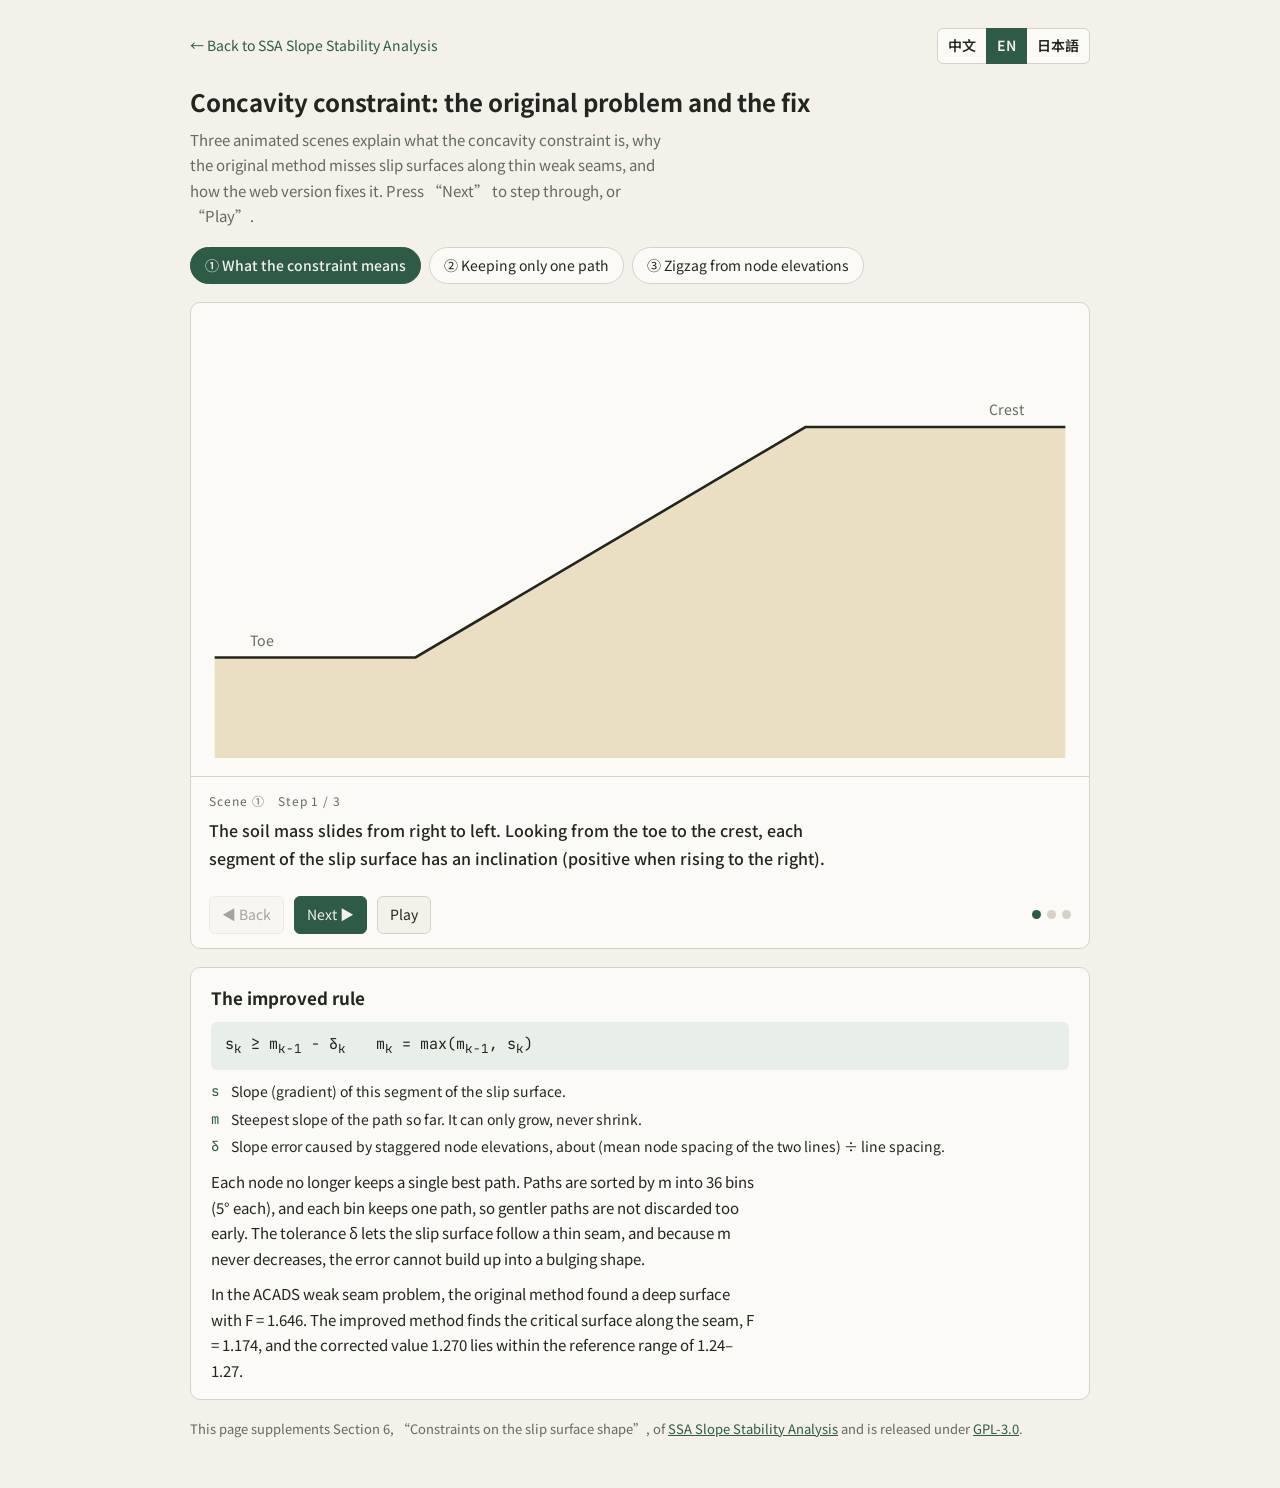
<file: concave-constraint.html>
<!doctype html>
<html lang="zh-Hant">
<head>
<meta charset="utf-8">
<meta name="viewport" content="width=device-width,initial-scale=1,viewport-fit=cover">
<meta name="description" content="以三段動畫說明 SSA 邊坡穩定分析的凹形限制：原作法為何漏掉沿薄弱夾層的滑動面，以及坡度分級與節點容許誤差的改良。">
<meta property="og:title" content="凹形限制動畫說明｜SSA 邊坡穩定分析">
<meta property="og:type" content="article">
<meta property="og:url" content="https://cychen59.github.io/ssa-slope-stability/concave-constraint.html">
<!--
  SSA Slope Stability Analysis (web edition) · concavity constraint animation
  Copyright (C) 2013-2026  C. Y. Chen
  Released under the GNU General Public License, version 3: https://www.gnu.org/licenses/gpl-3.0.html
-->
<title>凹形限制動畫說明｜SSA 邊坡穩定分析</title>
<link rel="preconnect" href="https://fonts.googleapis.com">
<link rel="preconnect" href="https://fonts.gstatic.com" crossorigin>
<link rel="stylesheet" href="https://fonts.googleapis.com/css2?family=Noto+Sans+TC:wght@400;500;700&family=Noto+Sans+JP:wght@400;500;700&family=JetBrains+Mono:wght@400;600&display=swap">
<style>
/* Layout: one drawing board in the middle, scene tabs above, caption and step controls below, formula card at the end */
:root{
  --bg:#f3f1ea; --panel:#fbfaf6; --ink:#22261f; --muted:#646a5e; --line:#d6d3c6;
  --soil:#e6d6b2; --soil-ink:#9b8758; --seam:#8a7096; --rock:#c3c6c8;
  --slip:#c0392b; --ok:#2f7d4f; --bad:#c0392b; --pathA:#2c6fb3; --pathB:#d07a1c; --ghost:#a7a89e; --node:#4b4f47;
  --accent:#2d5b45; --chip:#e8efe9;
  --f-ui:"Noto Sans TC","PingFang TC","Microsoft JhengHei",system-ui,sans-serif;
  --f-ja:"Noto Sans JP","Hiragino Sans","Yu Gothic UI","Meiryo",system-ui,sans-serif;
  --f-num:"JetBrains Mono",ui-monospace,Consolas,monospace;
}
@media (prefers-color-scheme: dark){:root:not([data-theme="light"]){
  --bg:#161915; --panel:#1e221d; --ink:#e7e9e2; --muted:#a3a99c; --line:#383d35;
  --soil:#4a3f2b; --soil-ink:#c2ac78; --seam:#7d6990; --rock:#3d4144;
  --slip:#ef6b5c; --ok:#5cc188; --bad:#ef6b5c; --pathA:#6aa8ea; --pathB:#f0a24f; --ghost:#62665d; --node:#c8ccc2;
  --accent:#7cc39b; --chip:#25352c; color-scheme:dark}}
:root[data-theme="dark"]{
  --bg:#161915; --panel:#1e221d; --ink:#e7e9e2; --muted:#a3a99c; --line:#383d35;
  --soil:#4a3f2b; --soil-ink:#c2ac78; --seam:#7d6990; --rock:#3d4144;
  --slip:#ef6b5c; --ok:#5cc188; --bad:#ef6b5c; --pathA:#6aa8ea; --pathB:#f0a24f; --ghost:#62665d; --node:#c8ccc2;
  --accent:#7cc39b; --chip:#25352c; color-scheme:dark}
*{box-sizing:border-box}
body{background:var(--bg);color:var(--ink);font-family:var(--f-ui);font-size:15px;line-height:1.7;
  padding-left:max(16px,env(safe-area-inset-left,0px));padding-right:max(16px,env(safe-area-inset-right,0px));padding-block:20px 40px}
.wrap{max-width:900px;margin:0 auto;display:grid;gap:18px}
header h1{margin:0;font-size:24px;font-weight:700;text-wrap:balance}
header p{margin:4px 0 0;color:var(--muted);max-width:62ch}
.tabs{display:flex;flex-wrap:wrap;gap:8px}
.tab{font:inherit;font-size:14px;border:1px solid var(--line);background:var(--panel);color:var(--ink);border-radius:999px;padding:6px 14px;cursor:pointer}
.tab[aria-selected="true"]{background:var(--accent);border-color:var(--accent);color:var(--bg);font-weight:500}
.tab:focus-visible,.btn:focus-visible{outline:2px solid var(--accent);outline-offset:2px}
.board{background:var(--panel);border:1px solid var(--line);border-radius:10px;overflow:hidden}
.stage{overflow-x:auto}
svg{display:block;width:100%;min-width:560px;height:auto}
.caption{border-top:1px solid var(--line);padding:14px 18px;min-height:96px;display:grid;gap:6px}
.caption .k{font-size:12px;letter-spacing:.08em;color:var(--muted)}
.caption .t{font-size:16px;font-weight:500;max-width:70ch}
.caption .t b{color:var(--accent)}
.controls{display:flex;flex-wrap:wrap;align-items:center;gap:10px;padding:10px 18px 14px}
.btn{font:inherit;font-size:14px;border:1px solid var(--line);background:var(--bg);color:var(--ink);border-radius:6px;padding:6px 12px;cursor:pointer}
.btn.primary{background:var(--accent);border-color:var(--accent);color:var(--bg)}
.btn:disabled{opacity:.4;cursor:default}
.dots{display:flex;gap:6px;margin-left:auto}
.dot{width:9px;height:9px;border-radius:50%;background:var(--line);border:0;padding:0;cursor:pointer}
.dot.on{background:var(--accent)}
.card{background:var(--panel);border:1px solid var(--line);border-radius:10px;padding:16px 20px;display:grid;gap:10px}
.card h2{margin:0;font-size:17px}
.card p{margin:0;max-width:68ch}
.formula{font-family:var(--f-num);font-size:15px;background:var(--chip);border-radius:6px;padding:10px 14px;overflow-x:auto;white-space:nowrap}
.legend{display:grid;grid-template-columns:auto 1fr;gap:4px 12px;font-size:14px}
.legend code{font-family:var(--f-num);color:var(--accent)}
/* svg styles */
.ground{fill:none;stroke:var(--ink);stroke-width:2.2}
.soil{fill:var(--soil);opacity:.75}
.seam{fill:var(--seam);opacity:.55}
.rock{fill:var(--rock)}
.col{stroke:var(--line);stroke-width:1.2;stroke-dasharray:4 4}
.node{fill:var(--node)}
.lbl{fill:var(--muted);font:12px var(--f-ui)}
.lbl.big{font-size:14px;fill:var(--ink)}
.num{font:600 12px var(--f-num)}
.p-ok{fill:none;stroke:var(--slip);stroke-width:3;stroke-linecap:round;stroke-linejoin:round}
.p-bad{fill:none;stroke:var(--bad);stroke-width:2.6;stroke-dasharray:7 5;stroke-linecap:round}
.p-a{fill:none;stroke:var(--pathA);stroke-width:3;stroke-linecap:round}
.p-b{fill:none;stroke:var(--pathB);stroke-width:3;stroke-linecap:round}
.p-ghost{fill:none;stroke:var(--ghost);stroke-width:2.4;stroke-dasharray:3 5}
.p-true{fill:none;stroke:var(--seam);stroke-width:2;stroke-dasharray:2 4}
.t-ok{fill:var(--ok)} .t-bad{fill:var(--bad)} .t-a{fill:var(--pathA)} .t-b{fill:var(--pathB)} .t-ink{fill:var(--ink)}
.box{fill:var(--panel);stroke:var(--line)}
.box.a{stroke:var(--pathA)} .box.b{stroke:var(--pathB)}
.mark{font:700 16px var(--f-ui)}
.fan{fill:var(--ok);opacity:.14}
.fanline{stroke:var(--ok);stroke-width:1.2;stroke-dasharray:3 3}
/* entrance animations */
.draw{stroke-dasharray:var(--len) var(--len);stroke-dashoffset:var(--len);animation:draw .9s ease forwards;animation-delay:var(--d,0s)}
.fade{opacity:0;animation:fade .5s ease forwards;animation-delay:var(--d,0s)}
.gone{animation:gone .8s ease forwards}
.noanim .draw,.noanim .fade{animation:none;stroke-dashoffset:0;opacity:1}
.noanim .gone{animation:none;opacity:.18}
@keyframes draw{to{stroke-dashoffset:0}}
@keyframes fade{to{opacity:1}}
@keyframes gone{to{opacity:.18}}
@media (prefers-reduced-motion: reduce){.draw,.fade,.gone{animation:none;stroke-dashoffset:0;opacity:1}.gone{opacity:.18}}
:root:lang(ja){--f-ui:var(--f-ja)}
.nav{display:flex;flex-wrap:wrap;align-items:center;justify-content:space-between;gap:10px}
.back{color:var(--accent);text-decoration:none;font-size:14px}
.back:hover{text-decoration:underline}
.seg{display:inline-flex}
.seg .btn{border-radius:0;margin-left:-1px;font-weight:600;padding:5px 10px;background:var(--panel)}
.seg .btn:first-child{border-radius:6px 0 0 6px;margin-left:0}
.seg .btn:last-child{border-radius:0 6px 6px 0}
.seg .btn[aria-pressed="true"]{background:var(--accent);border-color:var(--accent);color:var(--bg);position:relative;z-index:1}
footer{color:var(--muted);font-size:13px}
footer a{color:var(--accent)}
@media (max-width:520px){header h1{font-size:20px}.caption .t{font-size:15px}}
</style>
</head>
<body>
<div class="wrap">
  <nav class="nav">
    <a class="back" id="back" href="index.html" data-t="back">← 回到 SSA 邊坡穩定分析</a>
    <div class="seg" role="group" aria-label="語言 / Language / 言語">
      <button class="btn" type="button" data-lang="zh" lang="zh-Hant">中文</button>
      <button class="btn" type="button" data-lang="en" lang="en">EN</button>
      <button class="btn" type="button" data-lang="ja" lang="ja">日本語</button>
    </div>
  </nav>

  <header>
    <h1 data-t="h1">凹形限制：原作法的問題與改良</h1>
    <p data-t="lead">三段動畫依序說明：凹形限制是什麼、原作法為什麼會漏掉沿薄弱夾層的滑動面，以及網頁版怎麼改。按「下一步」逐格看，或按「自動播放」。</p>
  </header>

  <div class="tabs" role="tablist" data-ta="aria-label:tabsLbl" aria-label="場景">
    <button class="tab" role="tab" id="tab0" data-s="0" type="button" data-t="tab0">① 什麼是凹形限制</button>
    <button class="tab" role="tab" id="tab1" data-s="1" type="button" data-t="tab1">② 只留一條路的問題</button>
    <button class="tab" role="tab" id="tab2" data-s="2" type="button" data-t="tab2">③ 節點高低造成的鋸齒</button>
  </div>

  <section class="board" aria-live="polite">
    <div class="stage"><svg id="cv" viewBox="0 0 760 400" role="img" data-ta="aria-label:svgLbl" aria-label="動畫畫面"></svg></div>
    <div class="caption"><span class="k" id="stepNo"></span><span class="t" id="cap"></span></div>
    <div class="controls">
      <button class="btn" id="prev" type="button" data-t="prev">◀ 上一步</button>
      <button class="btn primary" id="next" type="button">下一步 ▶</button>
      <button class="btn" id="play" type="button">自動播放</button>
      <div class="dots" id="dots"></div>
    </div>
  </section>

  <section class="card">
    <h2 data-t="ruleH">改良後的判斷規則</h2>
    <div class="formula">s<sub>k</sub> ≥ m<sub>k−1</sub> − δ<sub>k</sub>　　m<sub>k</sub> = max(m<sub>k−1</sub>, s<sub>k</sub>)</div>
    <div class="legend">
      <code>s</code><span data-t="lgS">這一段滑動面的坡度（斜率）。</span>
      <code>m</code><span data-t="lgM">這條路徑到目前為止最陡的坡度，只會變大、不會變小。</span>
      <code>δ</code><span data-t="lgD">節點高低不齊造成的坡度誤差，約為（兩條線的節點間距平均）÷ 線距。</span>
    </div>
    <p data-t="p1">每個節點不再只記一條最佳路徑，而是依 m 分成 36 個抽屜（每 5° 一格），每個抽屜各留一條。坡度緩的路徑因此不會被提早丟掉；允許 δ 的誤差讓滑動面能沿著薄夾層走，而 m 只增不減，誤差不會一路累積成中間凸起的形狀。</p>
    <p data-t="p2">以 ACADS 軟弱夾層考題為例，原作法得到 F = 1.646 的深層滑動面，改良後找到沿夾層的臨界面 F = 1.174，修正後 1.270 落在參考解 1.24～1.27 之間。</p>
  </section>

  <footer data-t="foot">本頁是 <a href="index.html" data-keep-lang>SSA 邊坡穩定分析</a> 第六節「滑動面形狀的限制條件」的補充說明，以 <a href="https://www.gnu.org/licenses/gpl-3.0.html" rel="noopener" target="_blank">GPL-3.0</a> 授權公開。</footer>
</div>

<script>
(() => {
  /* ---------------- language ---------------- */
  const ok = v => v === 'zh' || v === 'en' || v === 'ja';
  let LANG = 'zh';
  try {
    const q = new URLSearchParams(location.search).get('lang');
    let saved = null; try { saved = localStorage.getItem('ssa-lang'); } catch (e) { }
    const nav = navigator.language || 'zh';
    LANG = ok(q) ? q : ok(saved) ? saved : /^zh/i.test(nav) ? 'zh' : /^ja/i.test(nav) ? 'ja' : 'en';
  } catch (e) { LANG = 'zh'; }

  const T = {
    zh: {
      title: '凹形限制動畫說明｜SSA 邊坡穩定分析', back: '← 回到 SSA 邊坡穩定分析',
      h1: '凹形限制：原作法的問題與改良',
      lead: '三段動畫依序說明：凹形限制是什麼、原作法為什麼會漏掉沿薄弱夾層的滑動面，以及網頁版怎麼改。按「下一步」逐格看，或按「自動播放」。',
      tabsLbl: '場景', svgLbl: '動畫畫面',
      tab0: '① 什麼是凹形限制', tab1: '② 只留一條路的問題', tab2: '③ 節點高低造成的鋸齒',
      prev: '◀ 上一步', next: '下一步 ▶', nextScene: '下一個場景 ▶', restart: '從頭開始 ↺', play: '自動播放', pause: '暫停',
      scene: i => `場景 ${'①②③'[i]}`, step: (a, n) => `第 ${a} / ${n} 步`, dot: i => `第 ${i} 步`,
      ruleH: '改良後的判斷規則',
      lgS: '這一段滑動面的坡度（斜率）。',
      lgM: '這條路徑到目前為止最陡的坡度，只會變大、不會變小。',
      lgD: '節點高低不齊造成的坡度誤差，約為（兩條線的節點間距平均）÷ 線距。',
      p1: '每個節點不再只記一條最佳路徑，而是依 m 分成 36 個抽屜（每 5° 一格），每個抽屜各留一條。坡度緩的路徑因此不會被提早丟掉；允許 δ 的誤差讓滑動面能沿著薄夾層走，而 m 只增不減，誤差不會一路累積成中間凸起的形狀。',
      p2: '以 ACADS 軟弱夾層考題為例，原作法得到 F = 1.646 的深層滑動面，改良後找到沿夾層的臨界面 F = 1.174，修正後 1.270 落在參考解 1.24～1.27 之間。',
      foot: '本頁是 <a href="index.html" data-keep-lang>SSA 邊坡穩定分析</a> 第六節「滑動面形狀的限制條件」的補充說明，以 <a href="https://www.gnu.org/licenses/gpl-3.0.html" rel="noopener" target="_blank">GPL-3.0</a> 授權公開。',
      toe: '坡趾', crest: '坡頂', seam: '薄弱夾層', seam3: '薄弱夾層（厚 0.5 m）', lines: ['第 k−1 條線', '第 k 條線', '第 k+1 條線'],
      pathA: '路徑 A　G = 102', pathB: '路徑 B　G = 105', into: a => `進入 P 的坡度 ${a}`,
      drawers: 'P 點的抽屜（每 5° 一格）', binA: '+15～+20°：路徑 A', binB: '−5～0°：路徑 B', only: '只能走 ≥ +17°',
      s1: [
        '滑動土體由右往左滑。從坡趾往坡頂看，滑動面每一段都有一個傾角（往右上升為正）。',
        '凹形限制要求傾角<b>一段比一段大</b>（或相等），滑動面就像一個向上開口的碗。這條路徑每段都符合，可以接受。',
        '這條路徑在中段傾角由 +11° 變成 −19°，中間凸起一塊。現實中不會這樣滑，凹形限制把它排除。'],
      s2: [
        'DP 逐條線往右推進。兩條路徑都走到第 k 條線的 P 點：路徑 A 累積值 G 較小、進來時比較陡（+17°）；路徑 B 的 G 稍大、進來時比較平（−4°）。',
        '<b>原作法</b>：每個節點只保留 G 最小的一條路徑。路徑 A 留下，路徑 B 被丟掉。',
        '下一段若沿夾層走（0°），比 A 的 +17° 小，違反凹形限制，不能走。真正的臨界面因此被擋掉，搜尋只好往陡處走，最後得到 F = 1.646 的深層滑動面。',
        '<b>改良後</b>：P 點依「目前最陡坡度」分成多個抽屜，每個抽屜各留一條路徑。A 和 B 落在不同抽屜，兩條都保留。',
        '從 B 接下去沿夾層走（0° ≥ −4°）符合凹形限制，搜尋就能找到沿夾層的臨界面，F = 1.174。'],
      s3: [
        '每條分割線的節點從模型底部到地表等距排列，但各條線的地表高度不同，節點的高程也就前後錯開。紫色虛線是沿夾層的真正滑動面，完全水平。',
        '滑動面只能通過節點。沿夾層挑最近的節點連起來，坡度會在 +3° 和 −3° 之間來回跳，成了鋸齒。',
        '<b>嚴格的凹形限制</b>：第二段 −3° 比第一段 +3° 小，判定不合格。滑動面無法沿夾層延伸，只能離開夾層。',
        '<b>改良後</b>：允許一個小誤差 δ（這裡約 11°，即節點間距 ÷ 線距換算成的角度），並記錄目前最陡坡度 m。只要這段坡度 ≥ m − δ 就合格，鋸齒路徑可以一路沿夾層走下去。',
        '誤差不會累積：m 只增不減，判斷基準一直是 +3° − 11° = −8°。一條持續往下彎的路徑，第四段 −5° 還在誤差內，第五段 −12° 就不合格，所以中間凸起的形狀仍然會被排除。']
    },
    en: {
      title: 'Concavity constraint animation | SSA Slope Stability Analysis', back: '← Back to SSA Slope Stability Analysis',
      h1: 'Concavity constraint: the original problem and the fix',
      lead: 'Three animated scenes explain what the concavity constraint is, why the original method misses slip surfaces along thin weak seams, and how the web version fixes it. Press “Next” to step through, or “Play”.',
      tabsLbl: 'Scenes', svgLbl: 'Animation',
      tab0: '① What the constraint means', tab1: '② Keeping only one path', tab2: '③ Zigzag from node elevations',
      prev: '◀ Back', next: 'Next ▶', nextScene: 'Next scene ▶', restart: 'Start over ↺', play: 'Play', pause: 'Pause',
      scene: i => `Scene ${'①②③'[i]}`, step: (a, n) => `Step ${a} / ${n}`, dot: i => `Step ${i}`,
      ruleH: 'The improved rule',
      lgS: 'Slope (gradient) of this segment of the slip surface.',
      lgM: 'Steepest slope of the path so far. It can only grow, never shrink.',
      lgD: 'Slope error caused by staggered node elevations, about (mean node spacing of the two lines) ÷ line spacing.',
      p1: 'Each node no longer keeps a single best path. Paths are sorted by m into 36 bins (5° each), and each bin keeps one path, so gentler paths are not discarded too early. The tolerance δ lets the slip surface follow a thin seam, and because m never decreases, the error cannot build up into a bulging shape.',
      p2: 'In the ACADS weak seam problem, the original method found a deep surface with F = 1.646. The improved method finds the critical surface along the seam, F = 1.174, and the corrected value 1.270 lies within the reference range of 1.24–1.27.',
      foot: 'This page supplements Section 6, “Constraints on the slip surface shape”, of <a href="index.html" data-keep-lang>SSA Slope Stability Analysis</a> and is released under <a href="https://www.gnu.org/licenses/gpl-3.0.html" rel="noopener" target="_blank">GPL-3.0</a>.',
      toe: 'Toe', crest: 'Crest', seam: 'Weak seam', seam3: 'Weak seam (0.5 m thick)', lines: ['Line k−1', 'Line k', 'Line k+1'],
      pathA: 'Path A　G = 102', pathB: 'Path B　G = 105', into: a => `Slope into P ${a}`,
      drawers: 'Bins at P (5° each)', binA: '+15 to +20°: path A', binB: '−5 to 0°: path B', only: 'only ≥ +17°',
      s1: [
        'The soil mass slides from right to left. Looking from the toe to the crest, each segment of the slip surface has an inclination (positive when rising to the right).',
        'The concavity constraint requires each inclination to be <b>no smaller than the one before</b>, so the slip surface is shaped like a bowl opening upward. Every segment of this path satisfies it, so the path is accepted.',
        'On this path the inclination drops from +11° to −19° midway, producing a bulge. Real slides do not take this shape, so the constraint excludes it.'],
      s2: [
        'DP advances line by line. Two paths reach point P on line k. Path A has the smaller accumulated value G and enters steeply (+17°); path B has a slightly larger G and enters gently (−4°).',
        '<b>Original method</b>: each node keeps only the path with the smallest G. Path A is kept and path B is discarded.',
        'If the next segment follows the seam (0°), it is flatter than A’s +17° and violates the constraint. The true critical surface is blocked, the search is pushed into steeper ground, and it ends with a deep surface of F = 1.646.',
        '<b>Improved method</b>: P is divided into bins by the steepest slope reached so far, and each bin keeps its own path. A and B fall into different bins, so both are kept.',
        'Continuing from B along the seam (0° ≥ −4°) satisfies the constraint, so the search finds the critical surface along the seam, F = 1.174.'],
      s3: [
        'Nodes on each vertical line are evenly spaced from the model base to the ground surface. The ground elevation differs from line to line, so node elevations are staggered. The purple dotted line is the true slip surface along the seam, perfectly horizontal.',
        'The slip surface can only pass through nodes. Joining the nodes nearest the seam makes the slope jump back and forth between +3° and −3°, a zigzag.',
        '<b>Strict concavity</b>: the second segment (−3°) is flatter than the first (+3°) and is rejected. The slip surface cannot continue along the seam and has to leave it.',
        '<b>Improved method</b>: a small tolerance δ is allowed (about 11° here, the node spacing ÷ line spacing expressed as an angle), and the steepest slope so far, m, is recorded. A segment passes if its slope ≥ m − δ, so the zigzag path can follow the seam all the way.',
        'Errors do not accumulate. m never decreases, so the threshold stays at +3° − 11° = −8°. On a path that keeps bending downward, the fourth segment (−5°) is still within tolerance but the fifth (−12°) is rejected, so bulging shapes are still excluded.']
    },
    ja: {
      title: '凹形制約のアニメーション解説｜SSA 斜面安定解析', back: '← SSA 斜面安定解析に戻る',
      h1: '凹形の制約：従来の方法の問題点と改良',
      lead: '3 つのアニメーションで、凹形の制約とは何か、従来の方法がなぜ薄い弱層に沿ったすべり面を見落とすのか、Web 版でどう改良したかを順に説明します。「次へ」で 1 コマずつ、または「自動再生」で見られます。',
      tabsLbl: '場面', svgLbl: 'アニメーション',
      tab0: '① 凹形の制約とは', tab1: '② 経路を 1 本だけ残す問題', tab2: '③ 節点の高さによるジグザグ',
      prev: '◀ 前へ', next: '次へ ▶', nextScene: '次の場面 ▶', restart: '最初から ↺', play: '自動再生', pause: '一時停止',
      scene: i => `場面 ${'①②③'[i]}`, step: (a, n) => `ステップ ${a} / ${n}`, dot: i => `ステップ ${i}`,
      ruleH: '改良後の判定規則',
      lgS: 'この区間のすべり面の勾配。',
      lgM: 'この経路でこれまでに最も急な勾配。増えるだけで減りません。',
      lgD: '節点の高さのずれによる勾配の誤差。おおよそ（2 本の線の節点間隔の平均）÷ 線間隔です。',
      p1: '各節点に最良の経路を 1 本だけ記録するのではなく、m によって 36 個の引き出し（5° ごと）に分け、引き出しごとに 1 本ずつ残します。これにより緩い勾配の経路が早い段階で捨てられることはありません。許容誤差 δ によってすべり面は薄い弱層に沿って進め、m は増えるだけなので、誤差が積み重なって中央が膨らむ形になることもありません。',
      p2: 'ACADS の弱層問題では、従来の方法は F = 1.646 の深いすべり面を求めましたが、改良後は弱層に沿った臨界すべり面 F = 1.174 を見つけ、補正後の 1.270 は参考解 1.24〜1.27 の範囲に入ります。',
      foot: 'このページは <a href="index.html" data-keep-lang>SSA 斜面安定解析</a> の第 6 節「すべり面形状の制約」の補足説明で、<a href="https://www.gnu.org/licenses/gpl-3.0.html" rel="noopener" target="_blank">GPL-3.0</a> ライセンスで公開しています。',
      toe: 'のり尻', crest: 'のり肩', seam: '弱層', seam3: '弱層（厚さ 0.5 m）', lines: ['第 k−1 線', '第 k 線', '第 k+1 線'],
      pathA: '経路 A　G = 102', pathB: '経路 B　G = 105', into: a => `P への勾配 ${a}`,
      drawers: 'P の引き出し（5° ごと）', binA: '+15〜+20°：経路 A', binB: '−5〜0°：経路 B', only: '+17° 以上のみ',
      s1: [
        '土塊は右から左へすべります。のり尻からのり肩に向かって見ると、すべり面の各区間には傾角があります（右上がりを正とします）。',
        '凹形の制約では、傾角が<b>前の区間より小さくならない</b>ことを求めます。すべり面は上に開いたお椀のような形になります。この経路はすべての区間が条件を満たすので採用されます。',
        'この経路は途中で傾角が +11° から −19° に変わり、中央が膨らんでいます。実際にはこのようにすべらないため、凹形の制約で除外します。'],
      s2: [
        'DP は分割線を 1 本ずつ右へ進みます。2 つの経路が第 k 線の点 P に到達しました。経路 A は累積値 G が小さく、急な勾配（+17°）で入ってきます。経路 B は G がやや大きく、緩い勾配（−4°）で入ってきます。',
        '<b>従来の方法</b>：各節点には G が最小の経路を 1 本だけ残します。経路 A が残り、経路 B は捨てられます。',
        '次の区間が弱層に沿う場合（0°）、A の +17° より緩いため凹形の制約に反し、進めません。真の臨界すべり面がふさがれ、探索は急な方へ向かうしかなく、最終的に F = 1.646 の深いすべり面になります。',
        '<b>改良後</b>：点 P を「これまでの最大勾配」で複数の引き出しに分け、引き出しごとに 1 本の経路を残します。A と B は別の引き出しに入るため、両方とも残ります。',
        'B から弱層に沿って進むと（0° ≥ −4°）凹形の制約を満たすので、弱層に沿った臨界すべり面 F = 1.174 が見つかります。'],
      s3: [
        '各分割線の節点はモデル底面から地表まで等間隔に並びますが、地表の高さが線ごとに違うため、節点の標高も前後でずれます。紫の点線は弱層に沿った真のすべり面で、完全に水平です。',
        'すべり面は節点しか通れません。弱層に最も近い節点を結ぶと、勾配が +3° と −3° の間を行き来するジグザグになります。',
        '<b>厳密な凹形の制約</b>：2 番目の区間の −3° が 1 番目の +3° より小さいため不合格です。すべり面は弱層に沿って延びられず、弱層から離れるしかありません。',
        '<b>改良後</b>：小さな許容誤差 δ（ここでは約 11°、節点間隔 ÷ 線間隔を角度に換算した値）を認め、これまでの最大勾配 m を記録します。区間の勾配が m − δ 以上なら合格なので、ジグザグの経路でも弱層に沿って最後まで進めます。',
        '誤差は累積しません。m は増えるだけで減らないため、判定基準は常に +3° − 11° = −8° です。下向きに曲がり続ける経路では、4 番目の −5° はまだ許容範囲内ですが、5 番目の −12° は不合格になり、中央が膨らむ形状は引き続き除外されます。']
    }
  };
  const t = k => T[LANG][k];

  const svg = document.getElementById('cv');
  const deg = (a, b) => Math.round(Math.atan2(a[1] - b[1], b[0] - a[0]) * 180 / Math.PI); // slope angle, rising to the right is positive
  const len = (P) => { let s = 0; for (let i = 1; i < P.length; i++) s += Math.hypot(P[i][0] - P[i - 1][0], P[i][1] - P[i - 1][1]); return Math.ceil(s) + 2; };
  const pts = P => P.map(p => p.join(',')).join(' ');
  const sgn = a => `${a > 0 ? '+' : ''}${a}°`;
  // element helpers; "draw" or "fade" only when the element first appears in this step
  const line = (P, c, anim, d = 0) => `<polyline points="${pts(P)}" class="${c}${anim ? ' draw' : ''}" style="--len:${len(P)};--d:${d}s"/>`;
  const txt = (x, y, s, c, anim, d = 0, a = 'middle') => `<text x="${x}" y="${y}" text-anchor="${a}" class="${c}${anim ? ' fade' : ''}" style="--d:${d}s">${s}</text>`;
  const grp = (s, anim, d = 0, extra = '') => `<g class="${anim ? 'fade' : ''}${extra}" style="--d:${d}s">${s}</g>`;
  const dot = (x, y, r = 3.2, c = 'node') => `<circle cx="${x}" cy="${y}" r="${r}" class="${c}"/>`;

  /* ---------------- scene 1: what the concavity constraint means ---------------- */
  const S1 = (() => {
    const G = [[20, 300], [190, 300], [520, 105], [740, 105]];
    const good = [[170, 300], [250, 332], [340, 344], [430, 322], [500, 262], [540, 190], [560, 117]];
    const bad = [[170, 300], [250, 332], [330, 316], [400, 340], [470, 290], [520, 200], [550, 122]];
    const soil = `<polygon class="soil" points="${pts(G)} 740,385 20,385"/>`;
    const base = () => `${soil}<polyline class="ground" points="${pts(G)}"/>${txt(60, 290, t('toe'), 'lbl')}${txt(690, 95, t('crest'), 'lbl')}`;
    const angles = (P, cls, anim, d0, judge) => {
      let s = '', prev = -999;
      for (let i = 1; i < P.length; i++) {
        const a = deg(P[i - 1], P[i]), mx = (P[i - 1][0] + P[i][0]) / 2, my = (P[i - 1][1] + P[i][1]) / 2;
        const ok = a >= prev; prev = Math.max(prev, a);
        const c = judge ? (ok ? 't-ok' : 't-bad') : cls;
        s += txt(mx, my + 22, `${sgn(a)}${judge ? (ok ? ' ✓' : ' ✗') : ''}`, 'num ' + c, anim, d0 + i * 0.25);
      }
      return s;
    };
    return [
      n => base(),
      n => base() + line(good, 'p-ok', n === 1) + angles(good, '', n === 1, 0.2, true),
      n => base() + line(good, 'p-ghost', false) + line(bad, 'p-bad', n === 2) + angles(bad, '', n === 2, 0.2, true)
    ];
  })();

  /* ---------------- scene 2: keeping only one path per node ---------------- */
  const S2 = (() => {
    const X = [130, 360, 590], ys = []; for (let y = 120; y <= 360; y += 24) ys.push(y);
    const seamTop = 258, seamBot = 282, P = [360, 270];
    const A0 = [130, 340], B0 = [130, 252], Q = [590, 270], Qd = [590, 150];
    const bg = () => `<rect class="rock" x="20" y="365" width="720" height="20"/>
      <rect class="seam" x="20" y="${seamTop}" width="720" height="${seamBot - seamTop}"/>
      ${txt(700, seamTop - 6, t('seam'), 'lbl', false, 0, 'end')}
      ${X.map((x, i) => `<line class="col" x1="${x}" y1="100" x2="${x}" y2="362"/>${txt(x, 92, t('lines')[i], 'lbl')}`).join('')}
      ${X.map(x => ys.map(y => dot(x, y, 2.6)).join('')).join('')}`;
    const Pdot = dot(P[0], P[1], 6, 't-ink') + txt(P[0] + 12, P[1] - 12, 'P', 'lbl big', false, 0, 'start');
    const tagA = (anim, d) => grp(`<rect class="box a" x="146" y="306" width="148" height="44" rx="6"/>${txt(220, 324, t('pathA'), 'num t-a')}${txt(220, 342, t('into')(sgn(deg(A0, P))), 'num t-a')}`, anim, d);
    const tagB = (anim, d) => grp(`<rect class="box b" x="146" y="186" width="148" height="44" rx="6"/>${txt(220, 204, t('pathB'), 'num t-b')}${txt(220, 222, t('into')(sgn(deg(B0, P))), 'num t-b')}`, anim, d);
    const drawers = (anim) => grp(`<rect class="box" x="384" y="150" width="180" height="96" rx="6"/>
      ${txt(474, 168, t('drawers'), 'lbl')}
      <rect class="box a" x="394" y="178" width="160" height="26" rx="4"/>${txt(474, 196, t('binA'), 'num t-a')}
      <rect class="box b" x="394" y="210" width="160" height="26" rx="4"/>${txt(474, 228, t('binB'), 'num t-b')}`, anim);
    return [
      n => bg() + line([A0, P], 'p-a', n === 0) + line([B0, P], 'p-b', n === 0, .2) + tagA(n === 0, .5) + tagB(n === 0, .7) + Pdot,
      n => bg() + line([A0, P], 'p-a', false) + `<g class="${n === 1 ? 'gone' : ''}" style="${n > 1 ? 'opacity:.18' : ''}">${line([B0, P], 'p-b', false)}${tagB(false)}</g>` + tagA(false) + Pdot,
      n => bg() + line([A0, P], 'p-a', false) + `<g style="opacity:.18">${line([B0, P], 'p-b', false)}${tagB(false)}</g>` + tagA(false) + line([P, Q], 'p-bad', n === 2) + txt(480, 262, '0° &lt; +17° ✗', 'num t-bad', n === 2, .6) + line([P, Qd], 'p-a', n === 2, 1) + txt(604, 196, t('only'), 'num t-a', n === 2, 1.4, 'start') + Pdot,
      n => bg() + line([A0, P], 'p-a', false) + line([B0, P], 'p-b', n === 3) + tagA(false) + tagB(n === 3) + drawers(n === 3) + Pdot,
      n => bg() + line([A0, P], 'p-a', false) + line([B0, P], 'p-b', false) + tagA(false) + tagB(false) + drawers(false) + line([P, Q], 'p-ok', n === 4) + txt(480, 300, '0° ≥ −4° ✓', 'num t-ok', n === 4, .6) + Pdot
    ];
  })();

  /* ---------------- scene 3: node elevations differ from line to line ---------------- */
  const S3 = (() => {
    const X = [80, 165, 250, 335, 420, 505, 590, 675];
    const off = [13, 9, 13, 9, 13, 9, 13, 9];          // nodes start at different elevations on each line
    const sp = 16, seamTop = 252, seamBot = 274, yTrue = 263;
    const nodesAt = i => { const a = []; for (let y = 140 + off[i]; y <= 350; y += sp) a.push(y); return a; };
    const near = i => nodesAt(i).reduce((b, y) => Math.abs(y - yTrue) < Math.abs(b - yTrue) ? y : b, 0);
    const zig = X.map((x, i) => [x, near(i)]);
    const bg = () => `<rect class="rock" x="20" y="365" width="720" height="20"/>
      <rect class="seam" x="20" y="${seamTop}" width="720" height="${seamBot - seamTop}"/>
      ${txt(28, seamBot + 16, t('seam3'), 'lbl', false, 0, 'start')}
      ${X.map((x, i) => `<line class="col" x1="${x}" y1="120" x2="${x}" y2="362"/>${nodesAt(i).map(y => dot(x, y, 2.6)).join('')}`).join('')}`;
    const segs = (P, judge, anim, d0, tol) => {
      let s = '', m = -999;
      for (let i = 1; i < P.length; i++) {
        const a = deg(P[i - 1], P[i]); let ok;
        if (judge === 'strict') ok = a >= (i === 1 ? -999 : deg(P[i - 2], P[i - 1]));
        else ok = a >= m - tol;
        m = Math.max(m, a);
        const mx = (P[i - 1][0] + P[i][0]) / 2, my = Math.min(P[i - 1][1], P[i][1]) - 12;
        const c = judge ? (ok ? 't-ok' : 't-bad') : 't-ink';
        s += txt(mx, my, `${sgn(a)}${judge ? (ok ? '✓' : '✗') : ''}`, 'num ' + c, anim, d0 + i * 0.22);
        if (judge === 'tol') s += txt(mx, 330, `m=${sgn(m)}`, 'num t-ink', anim, d0 + i * 0.22);
        if (judge === 'strict' && !ok) break;
      }
      return s;
    };
    const drift = [[80, near(0)], [165, near(1)], [250, near(2)], [335, near(2) + 7], [420, near(2) + 25]];
    const tolDeg = Math.round(Math.atan(sp / 85) * 180 / Math.PI);
    const truth = anim => line([[20, yTrue], [740, yTrue]], 'p-true', anim);
    return [
      n => bg() + truth(n === 0),
      n => bg() + truth(false) + line(zig, 'p-a', n === 1) + segs(zig, null, n === 1, .3),
      n => bg() + truth(false) + line(zig.slice(0, 3), 'p-a', n === 2) + segs(zig, 'strict', n === 2, .3),
      n => bg() + truth(false) + line(zig, 'p-ok', n === 3) + segs(zig, 'tol', n === 3, .3, tolDeg),
      n => bg() + truth(false) + line(drift, 'p-bad', n === 4) + segs(drift, 'tol', n === 4, .3, tolDeg)
    ];
  })();

  const SCENES = [{ steps: S1, cap: 's1' }, { steps: S2, cap: 's2' }, { steps: S3, cap: 's3' }];
  let sc = 0, st = 0, timer = null;
  const $ = id => document.getElementById(id);
  function render(anim = true) {
    const S = SCENES[sc].steps;
    svg.classList.toggle('noanim', !anim);
    svg.innerHTML = S[st](st);
    $('cap').innerHTML = t(SCENES[sc].cap)[st];
    $('stepNo').textContent = `${t('scene')(sc)}　${t('step')(st + 1, S.length)}`;
    $('prev').disabled = sc === 0 && st === 0;
    $('next').textContent = st < S.length - 1 ? t('next') : sc < SCENES.length - 1 ? t('nextScene') : t('restart');
    document.querySelectorAll('.tab').forEach(b => b.setAttribute('aria-selected', +b.dataset.s === sc));
    $('dots').innerHTML = S.map((_, i) => `<button class="dot${i === st ? ' on' : ''}" data-i="${i}" type="button" aria-label="${t('dot')(i + 1)}"></button>`).join('');
  }
  function applyLang() {
    document.documentElement.lang = LANG === 'zh' ? 'zh-Hant' : LANG;
    document.title = t('title');
    document.querySelectorAll('[data-t]').forEach(el => { el.innerHTML = t(el.dataset.t); });
    document.querySelectorAll('[data-ta]').forEach(el => { const [a, k] = el.dataset.ta.split(':'); el.setAttribute(a, t(k)); });
    document.querySelectorAll('.seg [data-lang]').forEach(b => b.setAttribute('aria-pressed', b.dataset.lang === LANG ? 'true' : 'false'));
    const keep = `index.html?lang=${LANG}`;
    $('back').href = keep;
    document.querySelectorAll('a[data-keep-lang]').forEach(a => { a.href = keep; });
    $('play').textContent = timer ? t('pause') : t('play');
  }
  function setLang(l) {
    LANG = ok(l) ? l : 'zh';
    try { localStorage.setItem('ssa-lang', LANG); } catch (e) { }
    try { const u = new URL(location.href); u.searchParams.set('lang', LANG); history.replaceState(null, '', u); } catch (e) { }
    applyLang(); render(false);
  }
  function next() {
    const S = SCENES[sc].steps;
    if (st < S.length - 1) st++; else if (sc < SCENES.length - 1) { sc++; st = 0; } else { sc = 0; st = 0; }
    render();
  }
  function prev() { if (st > 0) st--; else if (sc > 0) { sc--; st = SCENES[sc].steps.length - 1; } render(); }
  function stop() { clearInterval(timer); timer = null; $('play').textContent = t('play'); }
  $('next').onclick = () => { stop(); next(); };
  $('prev').onclick = () => { stop(); prev(); };
  $('play').onclick = () => { if (timer) { stop(); return; } timer = setInterval(next, 4200); $('play').textContent = t('pause'); };
  $('dots').onclick = e => { const b = e.target.closest('.dot'); if (!b) return; stop(); st = +b.dataset.i; render(); };
  document.querySelectorAll('.tab').forEach(b => b.onclick = () => { stop(); sc = +b.dataset.s; st = 0; render(); });
  document.querySelectorAll('.seg [data-lang]').forEach(b => b.onclick = () => { if (b.dataset.lang !== LANG) setLang(b.dataset.lang); });
  document.addEventListener('keydown', e => {
    if (e.target.closest && e.target.closest('input,textarea')) return;
    if (e.key === 'ArrowRight') { stop(); next(); } if (e.key === 'ArrowLeft') { stop(); prev(); }
  });
  applyLang();
  render();
})();
</script>
</body>
</html>
</file>
<file: manual/manual.css>
/* SSA manual — screen and print (A4) */
:root {
  --ink: #1d2a26; --muted: #5d6b66; --line: #d9e0dc; --paper: #ffffff; --canvas: #f5f7f6;
  --accent: #23584a; --accent-soft: #e5efeb; --warn: #8a5a00; --warn-bg: #fff4dc; --tip: #1f5e8c; --tip-bg: #e8f1f8;
  --font: "Noto Sans TC", "Noto Sans CJK TC", "Microsoft JhengHei", "PingFang TC", "Heiti TC", sans-serif;
  --mono: "Noto Sans Mono CJK TC", "Consolas", "Menlo", monospace;
}
:root:lang(en) { --font: "Inter", "Segoe UI", Roboto, "Helvetica Neue", Arial, "Noto Sans", sans-serif; }
:root:lang(ja) { --font: "Noto Sans JP", "Noto Sans CJK JP", "Hiragino Sans", "Yu Gothic", "Meiryo", sans-serif; --mono: "Noto Sans Mono CJK JP", "Consolas", "Menlo", monospace; }
:lang(en) .toc-chap .tc-n { min-width: 6.2em; }
:lang(en) .toc-sub { padding-left: 7.1em !important; }
.langs { margin: 4px 0 0; font-size: 14px; }
.langs a { margin-right: 12px; }
.videos { display: grid; grid-template-columns: repeat(auto-fill, minmax(200px, 1fr)); gap: 10px; margin: 10px 0 16px; padding: 0; list-style: none; }
.videos li { margin: 0; border: 1px solid var(--line); border-radius: 8px; padding: 10px 12px; }
.videos a { font-weight: 700; text-decoration: none; }
.videos span { display: block; font-size: 13px; color: var(--muted); }
@media (prefers-color-scheme: dark) {
  :root:not([data-theme="light"]) { --ink: #e3ebe8; --muted: #a3b2ad; --line: #34413d; --paper: #151b19; --canvas: #1d2522; --accent: #7fc4ae; --accent-soft: #23332e; --warn: #f0c36b; --warn-bg: #3a2f17; --tip: #8cc3ef; --tip-bg: #1c2b38; }
}
:root[data-theme="dark"] { --ink: #e3ebe8; --muted: #a3b2ad; --line: #34413d; --paper: #151b19; --canvas: #1d2522; --accent: #7fc4ae; --accent-soft: #23332e; --warn: #f0c36b; --warn-bg: #3a2f17; --tip: #8cc3ef; --tip-bg: #1c2b38; }
* { box-sizing: border-box; }
html { -webkit-text-size-adjust: 100%; }
body { margin: 0; background: var(--canvas); color: var(--ink); font: 16px/1.75 var(--font); }
a { color: var(--accent); }
img { max-width: 100%; height: auto; display: block; }
b { font-weight: 700; }

/* ---------- screen layout ---------- */
.cover, .toc, #doc, .docfoot { max-width: 920px; margin: 0 auto; padding: 0 16px; }
.cover { padding-top: 48px; padding-bottom: 32px; }
.cover-top { display: flex; align-items: center; gap: 12px; }
.mark { background: var(--accent); color: #fff; font: 700 15px/1 var(--mono); letter-spacing: .12em; padding: 8px 10px; border-radius: 4px; }
.cover-kicker { color: var(--muted); letter-spacing: .08em; font-size: 14px; }
.cover h1 { font-size: clamp(32px, 6vw, 48px); line-height: 1.25; margin: 28px 0 8px; }
.cover-sub { font-size: 20px; color: var(--muted); margin: 0 0 24px; }
.cover-img { border: 1px solid var(--line); border-radius: 8px; margin: 8px 0 24px; }
.cover-meta { display: grid; grid-template-columns: max-content 1fr; gap: 6px 20px; margin: 0; }
.cover-meta dt { color: var(--muted); }
.cover-meta dd { margin: 0; overflow-wrap: anywhere; }
.btn { display: inline-block; background: var(--accent); color: #fff; text-decoration: none; padding: 8px 16px; border-radius: 6px; margin: 16px 8px 0 0; }
.btn.ghost { background: transparent; color: var(--accent); border: 1px solid var(--accent); }

.toc { padding-top: 16px; padding-bottom: 16px; }
.toc-h { font-size: 26px; border-bottom: 2px solid var(--accent); padding-bottom: 6px; }
.toc ol { list-style: none; padding: 0; margin: 0; }
.toc-part { margin-top: 18px; font-weight: 700; color: var(--accent); }
.toc-part a { color: inherit; text-decoration: none; }
.toc-chap > a { display: flex; gap: 12px; text-decoration: none; color: var(--ink); padding: 3px 0; font-weight: 700; }
.toc-chap .tc-n { min-width: 4.5em; color: var(--muted); font-weight: 400; }
.toc-chap .tc-t { flex: 1; }
.toc-sub { padding-left: 5.4em !important; font-size: 14px; }
.toc-sub a { color: var(--muted); text-decoration: none; }

#doc { background: var(--paper); padding-top: 8px; padding-bottom: 40px; }
.chap { padding: 8px 0 24px; }
h2 { font-size: 28px; line-height: 1.35; margin: 40px 0 16px; padding-bottom: 8px; border-bottom: 2px solid var(--accent); }
h2 .cn { display: block; font-size: 15px; color: var(--accent); letter-spacing: .08em; font-weight: 700; }
h3 { font-size: 21px; margin: 32px 0 10px; }
h4 { font-size: 17px; margin: 20px 0 6px; }
p, ul, ol, dl { margin: 0 0 12px; }
ul, ol { padding-left: 1.5em; }
li { margin: 3px 0; }
.small, p.small { font-size: 13px; color: var(--muted); }

.part { margin: 48px auto 0; padding: 28px 24px; background: var(--accent); color: #fff; border-radius: 8px; }
.part a { color: #fff; }
.part-no { margin: 0; letter-spacing: .2em; font-size: 14px; opacity: .85; }
.part-title { margin: 4px 0 10px; font-size: 26px; font-weight: 700; line-height: 1.35; }
.part-desc { margin: 0; font-size: 15px; }

figure { margin: 16px 0 20px; }
figure img { border: 1px solid var(--line); border-radius: 6px; background: #fff; }
figcaption { font-size: 13px; color: var(--muted); margin-top: 6px; line-height: 1.5; }
.fno { color: var(--ink); font-weight: 700; }
figure.mid { max-width: 420px; margin-left: auto; margin-right: auto; }
.fig-row { display: grid; grid-template-columns: minmax(0, 300px) minmax(0, 1fr); gap: 24px; align-items: start; margin: 12px 0; }
.fig-row > figure.side { margin: 0; }
.fig-row:has(> figure.side + figure.side) { grid-template-columns: 1fr 1fr; }

ol.steps { counter-reset: st; list-style: none; padding-left: 0; }
ol.steps > li { counter-increment: st; position: relative; padding-left: 34px; margin: 8px 0; }
ol.steps > li::before { content: counter(st); position: absolute; left: 0; top: 2px; width: 24px; height: 24px; border-radius: 50%; background: var(--accent); color: #fff; font: 700 13px/24px var(--font); text-align: center; }

.note { border-left: 4px solid var(--accent); background: var(--accent-soft); padding: 10px 14px; border-radius: 4px; margin: 14px 0; font-size: 15px; }
.note > b:first-child { display: block; margin-bottom: 2px; }
.note.tip { border-color: var(--tip); background: var(--tip-bg); }
.note.warn { border-color: var(--warn); background: var(--warn-bg); }
.when { border: 1px solid var(--accent); border-radius: 8px; padding: 12px 16px 4px; margin: 4px 0 20px; }
.when-h { margin: 0 0 6px; font-weight: 700; color: var(--accent); letter-spacing: .06em; }

table { border-collapse: collapse; width: 100%; margin: 10px 0 16px; font-size: 14px; line-height: 1.55; }
th, td { border: 1px solid var(--line); padding: 6px 8px; text-align: left; vertical-align: top; }
th { background: var(--accent-soft); }
table.small { font-size: 13px; }
.table-scroll { overflow-x: auto; }
pre.code { background: var(--canvas); border: 1px solid var(--line); border-radius: 6px; padding: 10px 12px; font: 13px/1.55 var(--mono); overflow-x: auto; }
dl.faq dt { font-weight: 700; margin-top: 12px; }
dl.faq dd { margin: 2px 0 0 0; }
.docfoot { color: var(--muted); font-size: 13px; padding-top: 16px; padding-bottom: 40px; }

@media (max-width: 720px) {
  body { font-size: 15px; }
  .fig-row, .fig-row:has(> figure.side + figure.side) { grid-template-columns: 1fr; }
  .fig-row > figure.side { max-width: 340px; }
  table { display: block; overflow-x: auto; }
  h2 { font-size: 24px; }
}

/* ---------- print / PDF ---------- */
@page { size: A4; margin: 16mm 15mm 18mm 15mm; }
.pgmark { font-size: 2px; color: #fff; }
@media print {
  :root { --ink: #1d2a26; --muted: #55635e; --line: #cfd8d4; --paper: #fff; --canvas: #fff; --accent: #23584a; --accent-soft: #e8f1ed; }
  body { background: #fff; font-size: 10.5pt; line-height: 1.7; }
  .screen-only { display: none !important; }
  .toc, #doc { max-width: none; padding: 0; }
  .cover { max-width: none; }
  .cover { height: 262mm; padding: 10mm 4mm 0; break-after: page; display: flex; flex-direction: column; }
  .cover h1 { font-size: 34pt; margin-top: 14mm; }
  .cover-sub { font-size: 15pt; }
  .cover-img { margin: 8mm 0 auto; }
  .cover-meta { font-size: 11pt; margin-top: 10mm; }
  .toc { break-after: page; }
  .toc-h { font-size: 20pt; }
  .toc-chap > a { padding: 1.5pt 0; }
  .toc-chap .pg { min-width: 2em; text-align: right; font-weight: 400; }
  .toc-sub { font-size: 9pt; }
  .toc-sub li { margin: 0; }
  .toc-part { margin-top: 8pt; }
  #doc { padding: 0; }
  .chap { break-before: page; padding: 0; }
  .part { break-before: page; break-after: page; margin: 70mm 0 0; padding: 14mm 12mm; border-radius: 0; }
  .part-title { font-size: 22pt; }
  .part-desc { font-size: 11pt; }
  .part + .chap { break-before: auto; }
  h2 { font-size: 18pt; margin-top: 0; }
  h2 .cn { font-size: 10pt; }
  h3 { font-size: 13.5pt; margin-top: 16pt; break-after: avoid; }
  h4 { font-size: 11.5pt; break-after: avoid; }
  figure, .note, .when, table, pre, ol.steps > li { break-inside: avoid; }
  figure { margin: 8pt 0 10pt; }
  figure.wide img { max-height: 105mm; width: auto; margin: 0 auto; }
  figure.mid { max-width: 82mm; }
  figure.mid img { max-height: 200mm; width: auto; }
  .fig-row { grid-template-columns: 62mm 1fr; gap: 7mm; }
  .fig-row > figure.side img { max-height: 210mm; width: auto; }
  .fig-row:has(> figure.side + figure.side) { grid-template-columns: 1fr 1fr; }
  table { font-size: 9pt; }
  table.small { font-size: 8.5pt; }
  .note, .when { font-size: 9.5pt; }
  pre.code { font-size: 8.5pt; }
  a { color: inherit; text-decoration: none; }
  figcaption { font-size: 8.5pt; }
}
</file>
